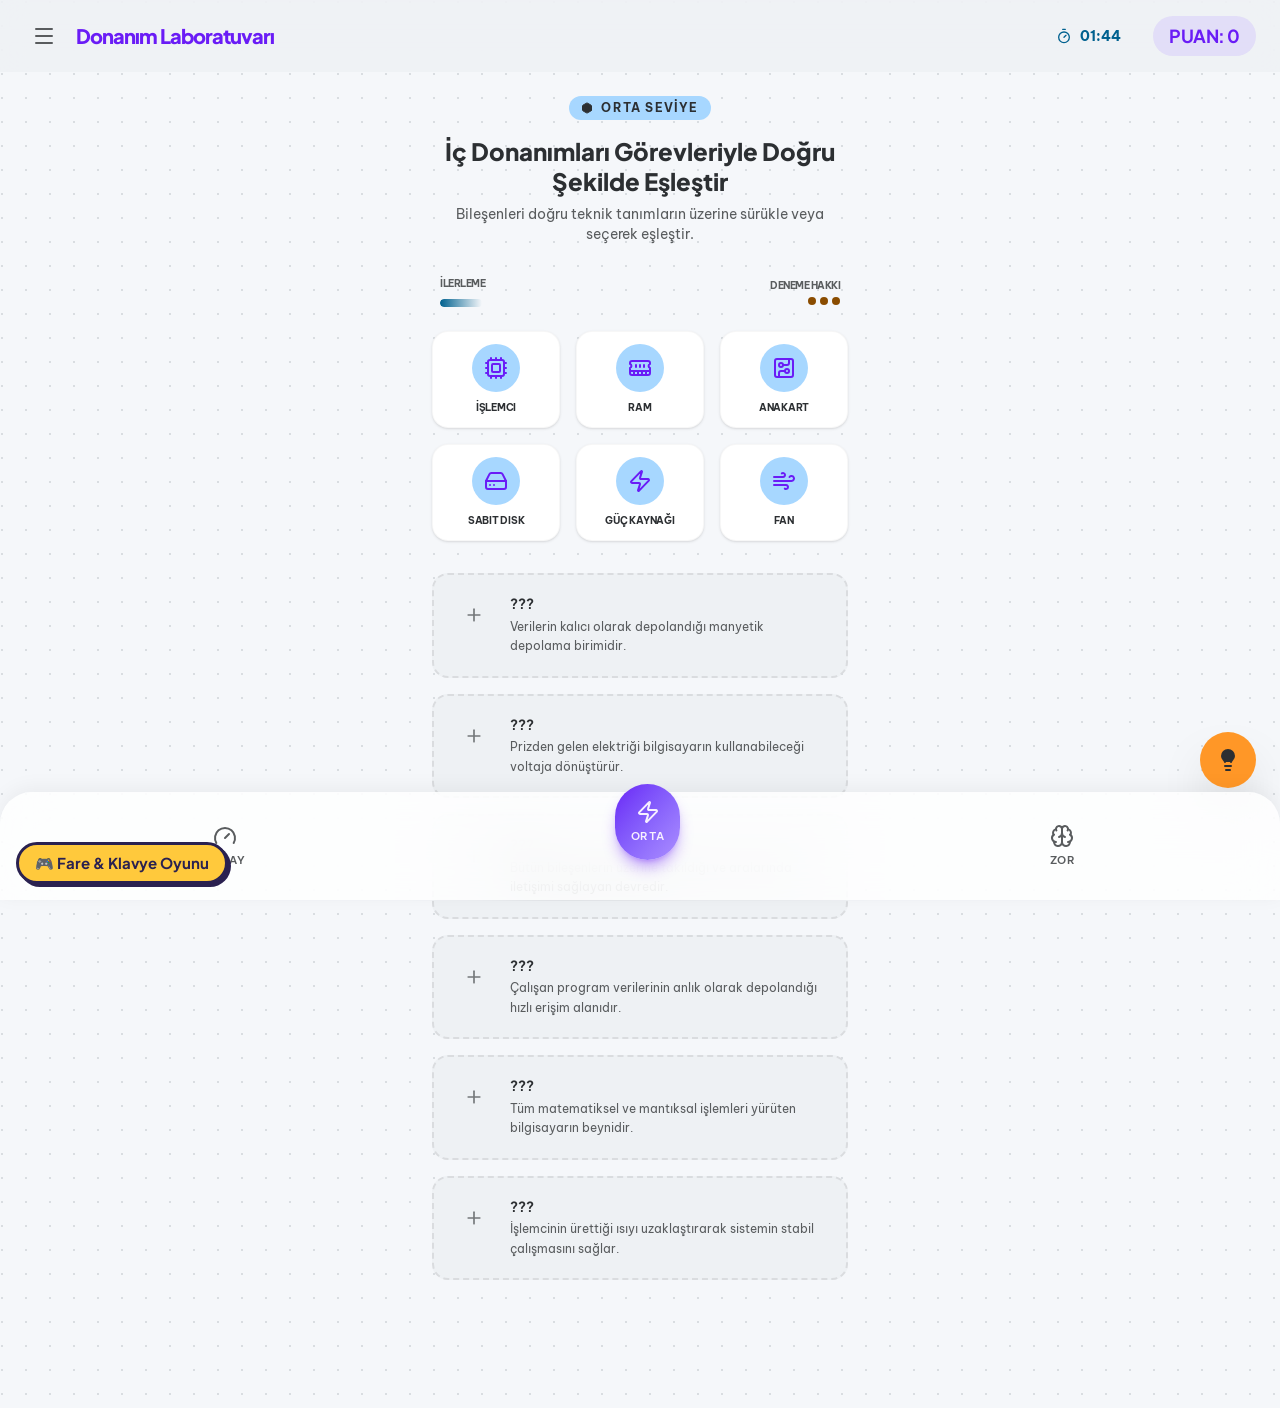
<file: index.html>
<!doctype html>
<html lang="en">
  <head>
    <meta charset="UTF-8" />
    <meta name="viewport" content="width=device-width, initial-scale=1.0" />
    <title>Donanım Laboratuvarı</title>
    <link rel="preconnect" href="https://fonts.googleapis.com">
    <link rel="preconnect" href="https://fonts.gstatic.com" crossorigin>
    <link href="https://fonts.googleapis.com/css2?family=Plus+Jakarta+Sans:wght@400;600;700;800&family=Be+Vietnam+Pro:wght@400;500;600;700&display=swap" rel="stylesheet">
    <script type="module" crossorigin src="/assets/index-CNrLLntG.js"></script>
    <link rel="stylesheet" crossorigin href="/assets/index-QgEQStS1.css">
  </head>
  <body>
    <div id="root"></div>
    <a href="/fare-klavye/" title="Fare & Klavye Macerası" style="position:fixed;left:16px;bottom:16px;z-index:9999;font:700 15px 'Plus Jakarta Sans',sans-serif;background:#ffc93c;color:#2a2150;border:3px solid #2a2150;border-radius:999px;padding:8px 16px;box-shadow:3px 3px 0 #2a2150;text-decoration:none">🎮 Fare &amp; Klavye Oyunu</a>
  </body>
</html>
</file>
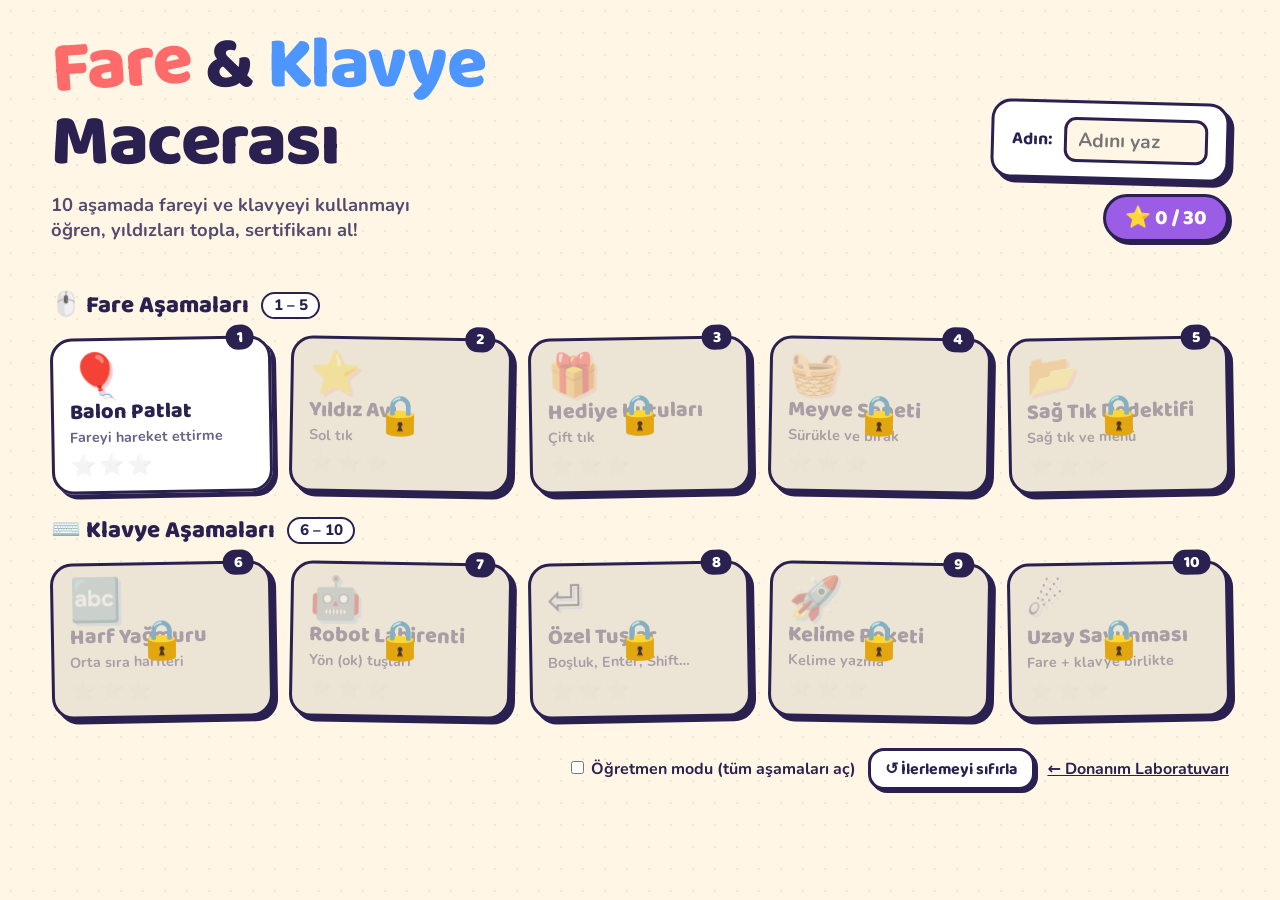
<file: fare-klavye/index.html>
<!doctype html>
<html lang="tr">
<head>
<meta charset="UTF-8" />
<meta name="viewport" content="width=device-width, initial-scale=1.0" />
<title>Fare & Klavye Macerası</title>
<link rel="preconnect" href="https://fonts.googleapis.com">
<link rel="preconnect" href="https://fonts.gstatic.com" crossorigin>
<link href="https://fonts.googleapis.com/css2?family=Baloo+2:wght@500;600;700;800&family=Nunito:wght@500;700;800&display=swap" rel="stylesheet">
<style>
  :root{
    --paper:#fff6e6; --ink:#2a2150; --coral:#ff6b6b; --sun:#ffc93c; --mint:#2ec4b6;
    --sky:#4d96ff; --grape:#9b5de5; --leaf:#5cc96b; --line:3px solid var(--ink);
    --shadow:5px 5px 0 var(--ink);
  }
  *{box-sizing:border-box}
  html,body{margin:0;height:100%}
  body{
    font-family:'Nunito',system-ui,sans-serif;color:var(--ink);background:var(--paper);
    background-image:radial-gradient(#2a215014 1.5px,transparent 1.5px);background-size:22px 22px;
    user-select:none;-webkit-user-select:none;overflow:hidden;
  }
  h1,h2,h3,.display{font-family:'Baloo 2',cursive;margin:0;line-height:1.05}
  button{font:inherit;color:inherit;cursor:pointer}
  .btn{
    font-family:'Baloo 2',cursive;font-weight:700;font-size:1.25rem;padding:.55em 1.2em;
    background:var(--sun);border:var(--line);border-radius:16px;box-shadow:var(--shadow);
    transition:transform .1s,box-shadow .1s;
  }
  .btn:hover{transform:translate(-2px,-2px);box-shadow:7px 7px 0 var(--ink)}
  .btn:active{transform:translate(3px,3px);box-shadow:2px 2px 0 var(--ink)}
  .btn.alt{background:#fff}.btn.go{background:var(--mint)}.btn.sm{font-size:1rem;padding:.35em .9em;box-shadow:3px 3px 0 var(--ink)}
  .screen{position:fixed;inset:0;display:none}
  .screen.on{display:flex}

  /* ---------- MENU ---------- */
  #menu{flex-direction:column;overflow-y:auto;padding:28px clamp(16px,4vw,56px) 40px}
  .hero{display:flex;flex-wrap:wrap;align-items:flex-end;gap:20px 40px;justify-content:space-between;margin-bottom:26px}
  .hero h1{font-size:clamp(2.6rem,6vw,4.6rem);font-weight:800;letter-spacing:-.02em}
  .hero h1 .m{color:var(--coral)} .hero h1 .k{color:var(--sky)}
  .hero h1 span.tilt{display:inline-block;transform:rotate(-4deg)}
  .hero p{font-size:1.15rem;margin:.5em 0 0;max-width:34ch;font-weight:700;opacity:.8}
  .namebox{background:#fff;border:var(--line);border-radius:20px;box-shadow:var(--shadow);padding:14px 18px;display:flex;gap:12px;align-items:center;transform:rotate(1.5deg)}
  .namebox label{font-family:'Baloo 2';font-weight:700;font-size:1.1rem}
  .namebox input{font:700 1.2rem 'Nunito';border:var(--line);border-radius:12px;padding:.35em .6em;width:12ch;background:var(--paper);color:var(--ink);user-select:text}
  .totals{font-family:'Baloo 2';font-weight:800;font-size:1.3rem;background:var(--grape);color:#fff;border:var(--line);border-radius:999px;padding:.2em .9em;box-shadow:3px 3px 0 var(--ink)}
  .section-title{display:flex;align-items:center;gap:12px;margin:18px 0 12px;font-family:'Baloo 2';font-weight:800;font-size:1.5rem}
  .section-title i{font-style:normal;font-size:.95rem;font-family:'Nunito';background:#fff;border:2px solid var(--ink);border-radius:999px;padding:.1em .7em}
  .map{display:grid;grid-template-columns:repeat(auto-fill,minmax(190px,1fr));gap:18px}
  .card{
    position:relative;text-align:left;background:#fff;border:var(--line);border-radius:22px;box-shadow:var(--shadow);
    padding:14px 16px 12px;min-height:150px;display:flex;flex-direction:column;gap:4px;transition:transform .15s;
  }
  .card:nth-child(odd){transform:rotate(-1deg)} .card:nth-child(even){transform:rotate(1deg)}
  .card:not(.locked):hover{transform:translateY(-4px) rotate(0)}
  .card .num{position:absolute;top:-14px;right:14px;font-family:'Baloo 2';font-weight:800;background:var(--ink);color:#fff;border-radius:999px;padding:0 .7em;font-size:1rem}
  .card .ico{font-size:2.6rem;line-height:1}
  .card h3{font-size:1.35rem;font-weight:800}
  .card .skill{font-size:.9rem;font-weight:700;opacity:.7}
  .card .st{margin-top:auto;font-size:1.3rem;letter-spacing:2px}
  .card .st .off{filter:grayscale(1);opacity:.25}
  .card.mouse{background:linear-gradient(#fff,#fff) padding-box}
  .card.mouse .ico{filter:drop-shadow(3px 3px 0 #ff6b6b55)}
  .card.keyboard .ico{filter:drop-shadow(3px 3px 0 #4d96ff55)}
  .card.locked{background:#ece4d4;cursor:not-allowed}
  .card.locked > *:not(.num):not(.lock){opacity:.35}
  .card .lock{position:absolute;inset:0;display:flex;align-items:center;justify-content:center;font-size:2.4rem}
  .card.next{animation:nudge 1.6s ease-in-out infinite}
  @keyframes nudge{50%{transform:translateY(-6px) rotate(0)}}
  .footer{margin-top:30px;display:flex;flex-wrap:wrap;gap:12px;align-items:center;font-weight:700}
  .footer .grow{flex:1}
  .footer a{color:var(--ink)}

  /* ---------- GAME ---------- */
  #game{flex-direction:column;padding:12px clamp(10px,2vw,22px) 16px;gap:12px}
  .hud{display:flex;align-items:center;gap:14px;flex-wrap:wrap}
  .hud .title{font-family:'Baloo 2';font-weight:800;font-size:1.5rem}
  .hud .title small{display:block;font-size:.85rem;font-family:'Nunito';opacity:.7;font-weight:800;text-transform:uppercase;letter-spacing:.08em}
  .hud .grow{flex:1}
  .pill{font-family:'Baloo 2';font-weight:700;font-size:1.15rem;background:#fff;border:var(--line);border-radius:999px;padding:.15em .9em;box-shadow:3px 3px 0 var(--ink);white-space:nowrap}
  .pill.err{background:#ffe0e0}
  .bar{flex:1 1 200px;max-width:380px;height:26px;background:#fff;border:var(--line);border-radius:999px;overflow:hidden;box-shadow:3px 3px 0 var(--ink)}
  .bar > div{height:100%;width:0;background:repeating-linear-gradient(-45deg,var(--leaf) 0 12px,#4fb85d 12px 24px);transition:width .3s}
  .task{font-family:'Baloo 2';font-weight:700;font-size:1.35rem;background:var(--sun);border:var(--line);border-radius:14px;padding:.25em .8em;box-shadow:3px 3px 0 var(--ink);min-height:1.9em}
  .task:empty{display:none}
  #arena{
    position:relative;flex:1;border:var(--line);border-radius:26px;overflow:hidden;box-shadow:var(--shadow);
    background:linear-gradient(#bfe3ff,#e9f6ff 70%,#d4f2d0 70.2%,#c3eabb);
  }
  #arena.space{background:radial-gradient(ellipse at 50% 120%,#5a3fa8,#1d1640 60%,#0e0b24)}
  #arena.space::before{content:"";position:absolute;inset:0;background-image:radial-gradient(#fff 1px,transparent 1.5px),radial-gradient(#fff9 1px,transparent 1.5px);background-size:90px 90px,53px 53px;background-position:0 0,20px 31px;opacity:.7}
  #arena.desk{background:#f4efe6;background-image:linear-gradient(#2a21500d 1px,transparent 1px),linear-gradient(90deg,#2a21500d 1px,transparent 1px);background-size:32px 32px}
  #arena.night{background:linear-gradient(#2b2a6b,#4b3f9a)}
  .sprite{position:absolute;left:0;top:0}

  /* intro / result overlays */
  .overlay{position:absolute;inset:0;display:flex;align-items:center;justify-content:center;background:#2a215066;z-index:50;padding:16px}
  .sheet{background:#fff;border:var(--line);border-radius:28px;box-shadow:8px 8px 0 var(--ink);padding:26px 30px;max-width:520px;width:100%;text-align:center;animation:popin .35s cubic-bezier(.2,1.6,.4,1)}
  @keyframes popin{from{transform:scale(.6);opacity:0}}
  .sheet .big{font-size:4.5rem;line-height:1}
  .sheet h2{font-size:2.2rem;font-weight:800;margin:.15em 0}
  .sheet p{font-size:1.15rem;font-weight:700;margin:.4em 0}
  .sheet .tip{background:var(--paper);border:2px dashed var(--ink);border-radius:14px;padding:.6em .9em;font-size:1rem;text-align:left;margin:14px 0}
  .sheet .row{display:flex;gap:12px;justify-content:center;flex-wrap:wrap;margin-top:18px}
  .stars{font-size:3.4rem;letter-spacing:6px;margin:6px 0}
  .stars span{display:inline-block;animation:starin .5s cubic-bezier(.2,1.8,.4,1) backwards}
  .stars span.off{filter:grayscale(1);opacity:.25}
  .stars span:nth-child(2){animation-delay:.2s}.stars span:nth-child(3){animation-delay:.4s}
  @keyframes starin{from{transform:scale(0) rotate(-90deg)}}
  .stats{display:flex;justify-content:center;gap:14px;font-weight:800}
  .toast{position:absolute;left:50%;top:18px;transform:translateX(-50%);background:var(--ink);color:#fff;font-family:'Baloo 2';font-weight:700;font-size:1.3rem;padding:.3em 1em;border-radius:999px;z-index:40;pointer-events:none;animation:toast 1.6s forwards}
  @keyframes toast{0%{opacity:0;transform:translate(-50%,-10px)}10%,80%{opacity:1;transform:translate(-50%,0)}100%{opacity:0}}
  .float{position:absolute;font-family:'Baloo 2';font-weight:800;font-size:1.8rem;pointer-events:none;z-index:30;animation:floatup .8s forwards;transform:translate(-50%,-50%)}
  .float.good{color:#1f9d55;text-shadow:2px 2px 0 #fff}.float.bad{color:var(--coral);text-shadow:2px 2px 0 #fff}
  @keyframes floatup{to{opacity:0;margin-top:-50px}}
  .shake{animation:shake .35s}
  @keyframes shake{20%,60%{translate:-7px 0}40%,80%{translate:7px 0}}
  .confetti{position:fixed;top:-20px;width:12px;height:18px;z-index:100;pointer-events:none;animation:fall linear forwards;border:2px solid var(--ink)}
  @keyframes fall{to{transform:translateY(110vh) rotate(720deg)}}

  /* L1 balloons */
  .balloon{width:70px;height:86px;border:var(--line);border-radius:50% 50% 46% 46%/55% 55% 45% 45%;background:radial-gradient(circle at 32% 28%,#ffffffb0 0 10%,transparent 11%),var(--c);cursor:crosshair}
  .balloon::after{content:"";position:absolute;left:50%;top:100%;width:2px;height:46px;background:var(--ink);transform:translateX(-50%)}
  .balloon::before{content:"";position:absolute;left:50%;top:calc(100% - 2px);border:7px solid transparent;border-bottom-color:var(--ink);transform:translate(-50%,-6px) rotate(180deg)}
  .balloon.pop{animation:pop .25s forwards}
  @keyframes pop{to{transform:scale(1.7);opacity:0}}
  /* L2 star */
  .star{font-size:var(--s);line-height:1;cursor:pointer;animation:shrink var(--t) linear forwards;filter:drop-shadow(3px 3px 0 var(--ink))}
  @keyframes shrink{0%{transform:scale(0) rotate(-40deg)}10%{transform:scale(1.1)}15%{transform:scale(1)}100%{transform:scale(.15) rotate(30deg);opacity:.5}}
  .star.got{animation:pop .3s forwards}
  /* L3 gifts */
  .gifts{position:absolute;inset:0;display:grid;grid-template-columns:repeat(4,1fr);grid-template-rows:repeat(3,1fr);gap:clamp(10px,2vw,24px);padding:clamp(14px,3vw,36px)}
  .gift{position:relative;border:var(--line);border-radius:20px;background:var(--c);box-shadow:var(--shadow);display:flex;align-items:center;justify-content:center;font-size:clamp(2rem,5vw,3.6rem);cursor:pointer}
  .gift::before{content:"";position:absolute;left:calc(50% - 10px);top:0;bottom:0;width:20px;background:#ffffffb8;border-left:2px solid var(--ink);border-right:2px solid var(--ink)}
  .gift::after{content:"🎀";position:absolute;top:-22px;font-size:2.2rem}
  .gift.open{background:#fff;cursor:default}
  .gift.open::before,.gift.open::after{display:none}
  .gift .in{display:none;animation:popin .4s cubic-bezier(.2,1.6,.4,1)}
  .gift.open .in{display:block}
  /* L4 drag */
  .item{font-size:3.2rem;line-height:1;cursor:grab;touch-action:none;filter:drop-shadow(3px 3px 0 #2a215055);z-index:5}
  .item.dragging{cursor:grabbing;z-index:20;transform:scale(1.25)}
  .item.back{transition:left .35s,top .35s}
  .basket{position:absolute;bottom:16px;width:min(40%,300px);height:150px;border:var(--line);border-radius:16px 16px 40px 40px;box-shadow:var(--shadow);display:flex;flex-direction:column;align-items:center;justify-content:flex-start;padding-top:8px;background:repeating-linear-gradient(90deg,#d9a35f 0 14px,#c98f48 14px 28px)}
  .basket h4{margin:0;font-family:'Baloo 2';font-size:1.4rem;background:#fff;border:2px solid var(--ink);border-radius:999px;padding:0 .8em}
  .basket .got{display:flex;flex-wrap:wrap;justify-content:center;font-size:1.8rem;padding:6px}
  .basket.hot{outline:5px dashed var(--ink);outline-offset:4px}
  /* L5 folders */
  .folders{position:absolute;inset:0;display:grid;grid-template-columns:repeat(3,1fr);gap:20px;padding:30px 40px;align-content:center}
  .folder{display:flex;flex-direction:column;align-items:center;gap:6px;padding:10px;border-radius:16px;cursor:context-menu}
  .folder:hover{background:#4d96ff22}
  .folder .f{font-size:clamp(3rem,7vw,5rem);line-height:1;filter:drop-shadow(3px 3px 0 #2a215044)}
  .folder b{font-family:'Baloo 2';font-size:1.3rem;background:#fff;border:2px solid var(--ink);border-radius:8px;padding:0 .6em}
  .folder.pulse .f{animation:pop2 .5s}
  @keyframes pop2{50%{transform:scale(1.3)}}
  .ctx{position:absolute;z-index:45;background:#fff;border:var(--line);border-radius:12px;box-shadow:var(--shadow);padding:6px;min-width:190px}
  .ctx button{display:flex;gap:10px;align-items:center;width:100%;border:0;background:none;text-align:left;font-weight:800;font-size:1.15rem;padding:.4em .7em;border-radius:8px}
  .ctx button:hover{background:var(--sky);color:#fff}
  /* L6 & L10 falling */
  .bub{width:70px;height:70px;border:var(--line);border-radius:50%;background:radial-gradient(circle at 32% 28%,#fff 0 12%,transparent 13%),var(--c);display:flex;align-items:center;justify-content:center;font-family:'Baloo 2';font-weight:800;font-size:2.4rem;text-transform:none}
  .bub.pop{animation:pop .25s forwards}
  .rock{width:78px;height:78px;border:var(--line);border-radius:44% 56% 50% 50%/52% 44% 56% 48%;background:radial-gradient(circle at 30% 30%,#b7a99a,#7b6c5f);display:flex;align-items:center;justify-content:center;font-family:'Baloo 2';font-weight:800;font-size:2.4rem;color:#fff;text-shadow:2px 2px 0 var(--ink)}
  .rock.click{background:radial-gradient(circle at 30% 30%,#ffb3b3,#ff6b6b);cursor:crosshair;font-size:2rem}
  .rock.boom{animation:pop .3s forwards}
  .ship{position:absolute;bottom:10px;left:50%;transform:translateX(-50%);font-size:3.4rem;z-index:6;filter:drop-shadow(0 0 12px #ffc93c)}
  .laser{position:absolute;height:5px;background:linear-gradient(90deg,#ffc93c,#fff);transform-origin:0 50%;border-radius:4px;z-index:5;animation:fade .25s forwards;box-shadow:0 0 10px #ffc93c}
  @keyframes fade{to{opacity:0}}
  .ground{position:absolute;left:0;right:0;bottom:0;height:8px;background:repeating-linear-gradient(90deg,var(--coral) 0 18px,var(--ink) 18px 36px)}
  /* L7 maze */
  .maze{position:absolute;display:grid;gap:3px}
  .cell{border-radius:8px;display:flex;align-items:center;justify-content:center}
  .cell.w{background:var(--grape);border:2px solid var(--ink)}
  .cell.p{background:#ffffff1c}
  .robot,.goal{position:absolute;display:flex;align-items:center;justify-content:center;transition:left .12s,top .12s;z-index:3}
  /* keyboard visual */
  .kb{position:absolute;left:50%;bottom:14px;transform:translateX(-50%);background:#3a3166;border:var(--line);border-radius:16px;padding:8px;display:flex;flex-direction:column;gap:5px;box-shadow:var(--shadow);width:min(96%,760px);z-index:8}
  .kb .r{display:flex;gap:5px}
  .kb .key{flex:var(--w,1) 1 0;height:clamp(24px,4.4vh,40px);background:#f3eefc;border:2px solid var(--ink);border-radius:7px;display:flex;align-items:center;justify-content:center;font-weight:800;font-size:clamp(.65rem,1.5vw,1rem);box-shadow:0 3px 0 #1a1438;white-space:nowrap;overflow:hidden;transition:background .1s}
  .kb .key.hl{background:var(--sun);animation:glow 1s infinite}
  .kb .key.ok{background:var(--leaf)}.kb .key.no{background:var(--coral)}
  .kb .key.bump{text-decoration:underline 3px}
  @keyframes glow{50%{box-shadow:0 0 0 4px #ffc93caa,0 3px 0 #1a1438}}
  .kb.compact .key{height:clamp(20px,3.4vh,30px)}
  /* L8 big key */
  .bigkey{position:absolute;left:50%;top:30%;transform:translate(-50%,-50%);background:#f3eefc;border:4px solid var(--ink);border-radius:22px;box-shadow:0 10px 0 var(--ink);padding:.3em 1.2em;font-family:'Baloo 2';font-weight:800;font-size:clamp(2.4rem,7vw,4.4rem);white-space:nowrap}
  .bigkey small{display:block;font-size:1.1rem;font-family:'Nunito';text-align:center;opacity:.7}
  .bigkey.press{animation:press .2s}
  @keyframes press{50%{transform:translate(-50%,-44%);box-shadow:0 3px 0 var(--ink)}}
  /* L9 words */
  .word{position:absolute;left:50%;top:26%;transform:translate(-50%,-50%);display:flex;gap:6px}
  .word span{font-family:'Baloo 2';font-weight:800;font-size:clamp(2.4rem,7vw,4.6rem);width:1.1em;text-align:center;background:#fff;border:var(--line);border-radius:12px;box-shadow:0 5px 0 var(--ink);line-height:1.3}
  .word span.done{background:var(--leaf);color:#fff}
  .word span.cur{background:var(--sun);transform:translateY(-6px)}
  .rocket{position:absolute;left:8%;font-size:3.6rem;transition:bottom .5s cubic-bezier(.3,1.5,.5,1);z-index:2}
  .moon{position:absolute;left:calc(8% - 4px);top:12px;font-size:3.6rem}
  /* certificate */
  #cert{align-items:center;justify-content:center;padding:20px;overflow:auto}
  .certbox{background:#fff;border:6px double var(--ink);outline:var(--line);outline-offset:8px;border-radius:12px;max-width:760px;width:100%;padding:40px;text-align:center;box-shadow:12px 12px 0 var(--ink)}
  .certbox h1{font-size:clamp(2rem,5vw,3.2rem);font-weight:800;color:var(--grape)}
  .certbox .nm{font-family:'Baloo 2';font-weight:800;font-size:clamp(2.2rem,6vw,3.8rem);border-bottom:4px dotted var(--ink);display:inline-block;padding:0 .5em;margin:.3em 0}
  .certbox p{font-size:1.2rem;font-weight:700}
  @media print{body{background:#fff}.noprint{display:none!important}.certbox{box-shadow:none}}
  @media (max-height:640px){.kb{display:none}}
</style>
</head>
<body>

<!-- MENU -->
<section id="menu" class="screen on">
  <div class="hero">
    <div>
      <h1><span class="tilt m">Fare</span> &amp; <span class="k">Klavye</span><br>Macerası</h1>
      <p>10 aşamada fareyi ve klavyeyi kullanmayı öğren, yıldızları topla, sertifikanı al!</p>
    </div>
    <div style="display:flex;flex-direction:column;gap:14px;align-items:flex-end">
      <div class="namebox"><label for="nm">Adın:</label><input id="nm" maxlength="24" placeholder="Adını yaz" autocomplete="off"></div>
      <div class="totals" id="totals">⭐ 0 / 30</div>
    </div>
  </div>
  <div class="section-title">🖱️ Fare Aşamaları <i>1 – 5</i></div>
  <div class="map" id="mapMouse"></div>
  <div class="section-title">⌨️ Klavye Aşamaları <i>6 – 10</i></div>
  <div class="map" id="mapKey"></div>
  <div class="footer">
    <button class="btn sm go" id="certBtn" hidden>🏅 Sertifikamı Göster</button>
    <span class="grow"></span>
    <label><input type="checkbox" id="teacher"> Öğretmen modu (tüm aşamaları aç)</label>
    <button class="btn sm alt" id="resetBtn">↺ İlerlemeyi sıfırla</button>
    <a href="/">← Donanım Laboratuvarı</a>
  </div>
</section>

<!-- GAME -->
<section id="game" class="screen">
  <div class="hud">
    <button class="btn sm alt" id="backBtn">← Harita</button>
    <div class="title" id="hudTitle"></div>
    <span class="grow"></span>
    <div class="bar"><div id="bar"></div></div>
    <div class="pill" id="hudProg">0 / 0</div>
    <div class="pill err" id="hudMiss">✗ 0</div>
    <div class="pill" id="hudTime">⏱ 0 sn</div>
  </div>
  <div class="task" id="task"></div>
  <div id="arena"></div>
</section>

<!-- CERTIFICATE -->
<section id="cert" class="screen">
  <div>
    <div class="certbox">
      <div style="font-size:3.4rem">🏅</div>
      <h1>Fare ve Klavye Ustası</h1>
      <p>Bu sertifika</p>
      <div class="nm" id="certName"></div>
      <p>adlı öğrencinin <b>Fare &amp; Klavye Macerası</b>'nın 10 aşamasını<br>başarıyla tamamladığını gösterir.</p>
      <p style="font-size:2rem" id="certStars"></p>
      <p id="certDate" style="opacity:.7"></p>
    </div>
    <div class="noprint" style="display:flex;gap:14px;justify-content:center;margin-top:28px">
      <button class="btn" onclick="print()">🖨️ Yazdır</button>
      <button class="btn alt" id="certBack">← Harita</button>
    </div>
  </div>
</section>

<script>
/* ================= core helpers ================= */
const $ = s => document.querySelector(s);
const rand = (a, b) => a + Math.random() * (b - a);
const pick = a => a[Math.floor(Math.random() * a.length)];
const shuffle = a => { a = [...a]; for (let i = a.length - 1; i > 0; i--) { const j = Math.floor(Math.random() * (i + 1)); [a[i], a[j]] = [a[j], a[i]]; } return a; };
const el = (tag, cls, html) => { const e = document.createElement(tag); if (cls) e.className = cls; if (html != null) e.innerHTML = html; return e; };
const lower = k => k.length === 1 ? k.toLocaleLowerCase('tr') : k;
const COLORS = ['#ff6b6b', '#ffc93c', '#2ec4b6', '#4d96ff', '#9b5de5', '#5cc96b', '#ff9f43'];

let audio;
function tone(freq, dur = .12, type = 'sine', vol = .15) {
  try {
    audio = audio || new (window.AudioContext || window.webkitAudioContext)();
    const o = audio.createOscillator(), g = audio.createGain();
    o.type = type; o.frequency.value = freq; g.gain.value = vol;
    g.gain.exponentialRampToValueAtTime(.001, audio.currentTime + dur);
    o.connect(g).connect(audio.destination); o.start(); o.stop(audio.currentTime + dur);
  } catch (e) {}
}
const sfx = {
  good: () => { tone(660, .1, 'triangle'); setTimeout(() => tone(990, .12, 'triangle'), 70); },
  bad: () => tone(160, .2, 'sawtooth', .08),
  win: () => [523, 659, 784, 1046].forEach((f, i) => setTimeout(() => tone(f, .25, 'triangle'), i * 130)),
};

function confetti() {
  for (let i = 0; i < 70; i++) {
    const c = el('div', 'confetti');
    c.style.left = rand(0, 100) + 'vw';
    c.style.background = pick(COLORS);
    c.style.animationDuration = rand(1.8, 3.6) + 's';
    c.style.animationDelay = rand(0, .6) + 's';
    document.body.append(c);
    setTimeout(() => c.remove(), 4500);
  }
}

/* ================= on-screen keyboard (Türkçe Q) ================= */
const KB_ROWS = [
  [['Escape', 'Esc', 1.2], '1', '2', '3', '4', '5', '6', '7', '8', '9', '0', '*', '-', ['Backspace', '⌫ Geri Sil', 2.2]],
  [['Tab', '⇥ Tab', 1.6], 'q', 'w', 'e', 'r', 't', 'y', 'u', 'ı', 'o', 'p', 'ğ', 'ü', ['Enter', '↵ Enter', 1.6]],
  [['CapsLock', 'Caps', 1.9], 'a', 's', 'd', 'f', 'g', 'h', 'j', 'k', 'l', 'ş', 'i', ',', ['Enter2', '', 1.3]],
  [['Shift', '⇧ Shift', 1.5], '<', 'z', 'x', 'c', 'v', 'b', 'n', 'm', 'ö', 'ç', '.', ['Shift', '⇧ Shift', 2.6]],
  [['Control', 'Ctrl', 1.4], ['Meta', '⊞', 1.2], ['Alt', 'Alt', 1.2], [' ', 'Boşluk', 7], ['AltGraph', 'AltGr', 1.3], ['Control', 'Ctrl', 1.4]],
];
function makeKeyboard(compact) {
  const kb = el('div', 'kb' + (compact ? ' compact' : ''));
  for (const row of KB_ROWS) {
    const r = el('div', 'r');
    for (const k of row) {
      const [id, label, w] = Array.isArray(k) ? k : [k, k.toLocaleUpperCase('tr'), 1];
      const key = el('div', 'key', label);
      key.dataset.k = id === 'Enter2' ? 'Enter' : id;
      key.style.setProperty('--w', w);
      if (id === 'f' || id === 'j') key.classList.add('bump');
      r.append(key);
    }
    kb.append(r);
  }
  const keys = id => kb.querySelectorAll(`[data-k="${CSS.escape(id)}"]`);
  kb.highlight = id => { kb.querySelectorAll('.hl').forEach(k => k.classList.remove('hl')); if (id) keys(id).forEach(k => k.classList.add('hl')); };
  kb.flash = (id, ok) => keys(id).forEach(k => { const c = ok ? 'ok' : 'no'; k.classList.add(c); setTimeout(() => k.classList.remove(c), 220); });
  return kb;
}

/* ================= levels ================= */
const LEVELS = [
  {
    id: 'balon', icon: '🎈', title: 'Balon Patlat', skill: 'Fareyi hareket ettirme', type: 'mouse',
    intro: 'Balonlar uçup gidiyor! Fare imlecini balonların <b>üzerine getir</b>, balon patlasın. Tıklamana gerek yok.',
    tip: '🖐️ Fareyi avucunla nazikçe tut. Bileğini masada kaydır, fareyi kaldırma.',
    s3: 1, s2: 4,
    start(api) {
      const total = 15; let spawned = 0, resolved = 0, popped = 0; const list = [];
      api.progress(0, total);
      const spawn = () => {
        if (spawned >= total) return; spawned++;
        const r = api.rect(), b = el('div', 'sprite balloon');
        b.style.setProperty('--c', pick(COLORS));
        const o = { e: b, x: rand(20, r.width - 90), y: r.height + 10, v: rand(55, 85) + spawned * 2.5, alive: true };
        b.style.left = o.x + 'px';
        b.addEventListener('pointerenter', () => {
          if (!o.alive) return; o.alive = false; b.classList.add('pop');
          api.hit(o.x + 35, o.y + 40); api.progress(++popped, total); setTimeout(() => b.remove(), 260); done();
        });
        api.arena.append(b); list.push(o);
      };
      const done = () => { if (++resolved >= total) api.finish(); };
      spawn(); api.every(1150, spawn);
      api.loop(dt => {
        for (const o of list) if (o.alive) {
          o.y -= o.v * dt; o.e.style.top = o.y + 'px';
          if (o.y < -150) { o.alive = false; o.e.remove(); api.miss(o.x + 35, 30, 'Kaçtı!'); done(); }
        }
      });
    }
  },
  {
    id: 'yildiz', icon: '⭐', title: 'Yıldız Avı', skill: 'Sol tık', type: 'mouse',
    intro: 'Yıldızlar ekranda beliriyor ve küçülüyor. Kaybolmadan önce yıldızın üzerine gel ve farenin <b>sol tuşuna bir kez</b> tıkla!',
    tip: '☝️ İşaret parmağın sol tuşun, orta parmağın sağ tuşun üzerinde dursun.',
    s3: 2, s2: 5,
    start(api) {
      const total = 15; let n = 0, got = 0;
      api.progress(0, total);
      api.arena.addEventListener('pointerdown', e => { if (e.target === api.arena && e.button === 0) { const p = api.local(e); api.miss(p.x, p.y, 'Boşa!'); } });
      const next = () => {
        if (n >= total) return api.finish();
        n++;
        const r = api.rect(), size = Math.max(46, 100 - n * 3.5), t = Math.max(1.6, 3 - n * .08);
        const s = el('div', 'sprite star', '⭐');
        s.style.setProperty('--s', size + 'px'); s.style.setProperty('--t', t + 's');
        const x = rand(10, r.width - size - 10), y = rand(10, r.height - size - 10);
        s.style.left = x + 'px'; s.style.top = y + 'px';
        let live = true;
        s.addEventListener('pointerdown', e => {
          if (!live || e.button !== 0) return; live = false; s.classList.add('got');
          api.hit(x + size / 2, y + size / 2); api.progress(++got, total);
          setTimeout(() => { s.remove(); next(); }, 250);
        });
        s.addEventListener('animationend', () => {
          if (!live) return; live = false; s.remove(); api.miss(x + size / 2, y + size / 2, 'Kaçtı!'); next();
        });
        api.arena.append(s);
      };
      next();
    }
  },
  {
    id: 'hediye', icon: '🎁', title: 'Hediye Kutuları', skill: 'Çift tık', type: 'mouse',
    intro: 'Kutuların içinde sürprizler var! Bir kutuyu açmak için sol tuşa <b>iki kez hızlıca</b> tıkla: tık-tık!',
    tip: '⚡ Çift tıklarken fareyi oynatma. İki tık arasında çok bekleme.',
    s3: 2, s2: 6,
    start(api) {
      const prizes = shuffle(['🐶', '🐱', '🦄', '🚀', '🍦', '⚽', '🎸', '🐼', '🦊', '🍕', '🎨', '🐢']);
      const grid = el('div', 'gifts'); api.arena.append(grid); api.arena.classList.add('desk');
      let opened = 0; api.progress(0, 12);
      prizes.forEach((p, i) => {
        const g = el('div', 'gift', `<span class="in">${p}</span>`);
        g.style.setProperty('--c', COLORS[i % COLORS.length]);
        let t;
        g.addEventListener('click', e => {
          if (g.classList.contains('open')) return;
          clearTimeout(t);
          t = setTimeout(() => {
            if (g.classList.contains('open')) return;
            const p = api.local(e); api.miss(p.x, p.y, 'Tık-tık!'); api.shake(g);
          }, 480);
          api.track(t);
        });
        g.addEventListener('dblclick', e => {
          clearTimeout(t);
          if (g.classList.contains('open')) return;
          g.classList.add('open'); const p = api.local(e); api.hit(p.x, p.y);
          api.progress(++opened, 12); if (opened === 12) api.after(500, api.finish);
        });
        grid.append(g);
      });
    }
  },
  {
    id: 'sepet', icon: '🧺', title: 'Meyve Sepeti', skill: 'Sürükle ve bırak', type: 'mouse',
    intro: 'Meyveleri <b>Meyveler</b> sepetine, sebzeleri <b>Sebzeler</b> sepetine taşı. Sol tuşa <b>basılı tut</b>, sürükle, sepetin üstünde bırak.',
    tip: '✊ Tuşu bırakmadan fareyi kaydır. Sepetin üstüne gelince tuşu bırak.',
    s3: 1, s2: 3,
    start(api) {
      const fruits = ['🍎', '🍌', '🍇', '🍓', '🍉', '🍐'], veg = ['🥕', '🥦', '🌽', '🍆', '🥒', '🫑'];
      const items = shuffle([...shuffle(fruits).slice(0, 5).map(e => [e, 'f']), ...shuffle(veg).slice(0, 5).map(e => [e, 'v'])]);
      const bF = el('div', 'basket', '<h4>🍎 Meyveler</h4><div class="got"></div>');
      const bV = el('div', 'basket', '<h4>🥕 Sebzeler</h4><div class="got"></div>');
      bF.style.left = '6%'; bV.style.right = '6%';
      api.arena.append(bF, bV);
      const r = api.rect(); let placed = 0; api.progress(0, 10);
      const cols = 5, cw = (r.width - 80) / cols, rowsH = Math.max(120, r.height - 220);
      items.forEach(([emo, kind], i) => {
        const it = el('div', 'sprite item', emo);
        const hx = 40 + (i % cols) * cw + rand(0, cw - 70), hy = 20 + Math.floor(i / cols) * (rowsH / 2) + rand(0, rowsH / 2 - 70);
        it.style.left = hx + 'px'; it.style.top = hy + 'px';
        let ox, oy, drag = false;
        const over = e => [bF, bV].find(b => { const q = b.getBoundingClientRect(); return e.clientX > q.left && e.clientX < q.right && e.clientY > q.top && e.clientY < q.bottom; });
        it.addEventListener('pointerdown', e => {
          if (e.button !== 0) return;
          drag = true; it.setPointerCapture(e.pointerId); it.classList.remove('back'); it.classList.add('dragging');
          const p = api.local(e); ox = p.x - parseFloat(it.style.left); oy = p.y - parseFloat(it.style.top);
        });
        it.addEventListener('pointermove', e => {
          if (!drag) return; const p = api.local(e);
          it.style.left = (p.x - ox) + 'px'; it.style.top = (p.y - oy) + 'px';
          const b = over(e); [bF, bV].forEach(x => x.classList.toggle('hot', x === b));
        });
        const drop = e => {
          if (!drag) return; drag = false; it.classList.remove('dragging'); [bF, bV].forEach(x => x.classList.remove('hot'));
          const b = over(e), p = api.local(e);
          const back = () => { it.classList.add('back'); it.style.left = hx + 'px'; it.style.top = hy + 'px'; };
          if (!b) return back();
          if ((b === bF) === (kind === 'f')) {
            api.hit(p.x, p.y); it.remove(); b.querySelector('.got').append(emo);
            api.progress(++placed, 10); if (placed === 10) api.after(500, api.finish);
          } else { api.miss(p.x, p.y, kind === 'f' ? 'Bu bir meyve!' : 'Bu bir sebze!'); api.shake(b); back(); }
        };
        it.addEventListener('pointerup', drop); it.addEventListener('pointercancel', drop);
        api.arena.append(it);
      });
    }
  },
  {
    id: 'sagtik', icon: '📂', title: 'Sağ Tık Dedektifi', skill: 'Sağ tık ve menü', type: 'mouse',
    intro: 'Bilgisayardaki klasörlerle çalışıyoruz. Yukarıdaki görevi oku, doğru klasöre <b>sağ tıkla</b> ve açılan menüden doğru komutu seç.',
    tip: '🖱️ Sağ tık, bir şeyle neler yapabileceğini gösteren menüyü açar.',
    s3: 1, s2: 3,
    start(api) {
      api.arena.classList.add('desk');
      const names = [['Resimler', '🖼️'], ['Müzik', '🎵'], ['Oyunlar', '🎮'], ['Ödevler', '📚'], ['Videolar', '🎬'], ['Belgeler', '📄']];
      const acts = [['Aç', '📂'], ['Kopyala', '📋'], ['Yeniden Adlandır', '✏️'], ['Sil', '🗑️']];
      const tasks = shuffle(names).slice(0, 6).map((n, i) => [n[0], acts[i % 4][0]]);
      const box = el('div', 'folders'); api.arena.append(box);
      let k = 0, menu;
      const closeMenu = () => { menu && menu.remove(); menu = null; };
      const showTask = () => {
        if (k >= tasks.length) return api.finish();
        const [n, a] = tasks[k]; api.task(`Görev ${k + 1}/6: <u>${n}</u> klasörüne sağ tıkla → <u>${a}</u> komutunu seç`);
      };
      api.progress(0, 6); showTask();
      api.arena.addEventListener('contextmenu', e => e.preventDefault());
      api.arena.addEventListener('pointerdown', e => { if (menu && !menu.contains(e.target)) closeMenu(); });
      names.forEach(([n, ic]) => {
        const f = el('div', 'folder', `<div class="f">📁</div><b>${ic} ${n}</b>`);
        f.addEventListener('click', e => { const p = api.local(e); api.miss(p.x, p.y, 'Sağ tuşu kullan!'); api.shake(f); });
        f.addEventListener('contextmenu', e => {
          e.preventDefault(); closeMenu();
          const p = api.local(e), r = api.rect();
          menu = el('div', 'ctx');
          menu.style.left = Math.min(p.x, r.width - 210) + 'px'; menu.style.top = Math.min(p.y, r.height - 200) + 'px';
          acts.forEach(([a, ai]) => {
            const b = el('button', '', `<span>${ai}</span>${a}`);
            b.addEventListener('click', ev => {
              ev.stopPropagation(); closeMenu();
              const [tn, ta] = tasks[k], q = api.local(ev);
              if (tn === n && ta === a) {
                api.hit(q.x, q.y); f.classList.remove('pulse'); void f.offsetWidth; f.classList.add('pulse');
                api.toast({ 'Aç': `${n} klasörü açıldı!`, 'Kopyala': `${n} kopyalandı!`, 'Yeniden Adlandır': 'Yeni ad verildi!', 'Sil': `${n} geri dönüşüm kutusuna gitti… şaka şaka 😄` }[a]);
                k++; api.progress(k, 6); api.after(700, showTask);
              } else api.miss(q.x, q.y, tn !== n ? 'Yanlış klasör' : 'Yanlış komut');
            });
            menu.append(b);
          });
          api.arena.append(menu);
        });
        box.append(f);
      });
    }
  },
  {
    id: 'harf', icon: '🔤', title: 'Harf Yağmuru', skill: 'Orta sıra harfleri', type: 'keyboard',
    intro: 'Harfler yağıyor! Yere düşmeden önce klavyede <b>o harfin tuşuna</b> bas. Bu aşamada klavyenin orta sırasındaki harfler var.',
    tip: '👆 İşaret parmaklarını <b>F</b> ve <b>J</b> tuşlarına koy. Bu tuşlardaki küçük çıkıntıları hissedebilirsin!',
    s3: 2, s2: 6,
    start(api) {
      api.arena.classList.add('night');
      const kb = makeKeyboard(true); api.arena.append(kb);
      const letters = ['a', 's', 'd', 'f', 'g', 'h', 'j', 'k', 'l', 'ş', 'i'];
      const total = 20; let spawned = 0, resolved = 0, got = 0; const list = [];
      api.progress(0, total);
      const floor = () => api.rect().height - (kb.offsetParent ? kb.offsetHeight + 24 : 0) - 70;
      const done = () => { if (++resolved >= total) api.after(400, api.finish); };
      const spawn = () => {
        if (spawned >= total) return; spawned++;
        const ch = pick(letters), b = el('div', 'sprite bub', ch.toLocaleUpperCase('tr'));
        b.style.setProperty('--c', pick(COLORS));
        const o = { e: b, ch, x: rand(10, api.rect().width - 80), y: -70, v: 38 + spawned * 2.2, alive: true };
        b.style.left = o.x + 'px'; api.arena.append(b); list.push(o);
      };
      spawn(); api.every(1700, spawn);
      api.loop(dt => {
        const fl = floor(); let low = null;
        for (const o of list) if (o.alive) {
          o.y += o.v * dt; o.e.style.top = o.y + 'px';
          if (o.y > fl) { o.alive = false; o.e.classList.add('pop'); api.miss(o.x + 35, fl, 'Düştü!'); done(); }
          else if (!low || o.y > low.y) low = o;
        }
        kb.highlight(low && low.ch);
      });
      api.onKey(e => {
        const k = lower(e.key); if (k.length !== 1 || k === ' ') return;
        const target = list.filter(o => o.alive && o.ch === k).sort((a, b) => b.y - a.y)[0];
        if (target) { target.alive = false; target.e.classList.add('pop'); kb.flash(k, true); api.hit(target.x + 35, target.y + 35); api.progress(++got, total); done(); }
        else { kb.flash(k, false); api.miss(api.rect().width / 2, 60, `"${k.toLocaleUpperCase('tr')}" yağmıyor`); }
      });
    }
  },
  {
    id: 'robot', icon: '🤖', title: 'Robot Labirenti', skill: 'Yön (ok) tuşları', type: 'keyboard',
    intro: 'Robotun pili bitmek üzere! <b>Yön tuşlarını</b> (← ↑ → ↓) kullanarak robotu 🔋 pile ulaştır. Duvarlara çarpma!',
    tip: '⬆️ Yön tuşları klavyenin sağ alt köşesinde, ters T şeklinde durur.',
    s3: 2, s2: 6,
    start(api) {
      api.arena.classList.add('night');
      const MAZES = [
        ['###########', '#R..#.....#', '#.#.#.###.#', '#.#...#...#', '#.#####.#.#', '#.......#G#', '###########'],
        ['#############', '#R....#.....#', '####.##.###.#', '#....#..#...#', '#.####.##.###', '#......#....#', '#.######.##.#', '#........#.G#', '#############'],
        ['###############', '#R..#.....#...#', '#.#.#.###.#.#.#', '#.#...#...#.#.#', '#.#####.#.#.#.#', '#...#...#...#.#', '###.#.###.###.#', '#.....#......G#', '###############'],
      ];
      let mi = 0, m, pos, robot, cs, gx, gy;
      api.progress(0, 3);
      const place = (e, x, y) => { e.style.left = gx + x * (cs + 3) + 'px'; e.style.top = gy + y * (cs + 3) + 'px'; };
      const build = () => {
        api.arena.querySelectorAll('.maze,.robot,.goal').forEach(e => e.remove());
        m = MAZES[mi]; const W = m[0].length, H = m.length, r = api.rect();
        cs = Math.floor(Math.min((r.width - 40) / W, (r.height - 40) / H)) - 3;
        gx = (r.width - W * (cs + 3)) / 2; gy = (r.height - H * (cs + 3)) / 2;
        const g = el('div', 'maze'); g.style.left = gx + 'px'; g.style.top = gy + 'px';
        g.style.gridTemplateColumns = `repeat(${W},${cs}px)`; g.style.gridAutoRows = cs + 'px';
        let goal;
        m.forEach((row, y) => [...row].forEach((c, x) => {
          g.append(el('div', 'cell ' + (c === '#' ? 'w' : 'p')));
          if (c === 'R') pos = { x, y }; if (c === 'G') goal = { x, y };
        }));
        api.arena.append(g);
        const ge = el('div', 'goal', '🔋'); ge.style.width = ge.style.height = cs + 'px'; ge.style.fontSize = cs * .75 + 'px'; place(ge, goal.x, goal.y);
        robot = el('div', 'robot', '🤖'); robot.style.width = robot.style.height = cs + 'px'; robot.style.fontSize = cs * .8 + 'px'; place(robot, pos.x, pos.y);
        api.arena.append(ge, robot);
        api.task(`Labirent ${mi + 1} / 3`);
      };
      build();
      const DIR = { ArrowUp: [0, -1], ArrowDown: [0, 1], ArrowLeft: [-1, 0], ArrowRight: [1, 0] };
      let busy = false;
      api.onKey(e => {
        if (busy) return;
        const d = DIR[e.key];
        if (!d) { if (e.key.length === 1) api.toast('Yön tuşlarını kullan: ← ↑ → ↓'); return; }
        const nx = pos.x + d[0], ny = pos.y + d[1], c = m[ny][nx];
        if (c === '#') { api.miss(gx + nx * (cs + 3) + cs / 2, gy + ny * (cs + 3) + cs / 2, 'Duvar!'); api.shake(robot); return; }
        pos = { x: nx, y: ny }; place(robot, nx, ny); tone(420 + Math.random() * 60, .05, 'square', .04);
        if (c === 'G') {
          busy = true; api.hit(gx + nx * (cs + 3) + cs / 2, gy + ny * (cs + 3)); api.progress(++mi, 3);
          api.after(600, () => { busy = false; if (mi >= 3) api.finish(); else build(); });
        }
      }, true);
    }
  },
  {
    id: 'ozel', icon: '⏎', title: 'Özel Tuşlar', skill: 'Boşluk, Enter, Shift…', type: 'keyboard',
    intro: 'Klavyede harflerden başka çok önemli tuşlar da var. Ekranda adı yazan tuşu klavyende bul ve <b>bas</b>. Aşağıdaki klavye resmi sana ipucu verir.',
    tip: '💡 Boşluk en uzun tuştur. Enter "tamam/onayla", Geri Sil "son harfi sil" demektir.',
    s3: 1, s2: 4,
    start(api) {
      const kb = makeKeyboard(); api.arena.append(kb);
      const KEYS = [
        { k: ' ', l: 'Boşluk', d: 'Kelimelerin arasına boşluk koyar' },
        { k: 'Enter', l: '↵ Enter', d: 'Onaylar ya da alt satıra geçer' },
        { k: 'Backspace', l: '⌫ Geri Sil', d: 'İmlecin solundaki harfi siler' },
        { k: 'Shift', l: '⇧ Shift', d: 'Basılı tutunca BÜYÜK harf yazar' },
        { k: 'Tab', l: '⇥ Tab', d: 'Bir sonraki kutuya geçer' },
        { k: 'Escape', l: 'Esc', d: 'İptal eder, pencereyi kapatır' },
      ];
      const seq = [...shuffle(KEYS), ...shuffle(KEYS)];
      const big = el('div', 'bigkey'); api.arena.append(big);
      let i = 0; api.progress(0, seq.length);
      const show = () => {
        const q = seq[i]; big.innerHTML = `${q.l}<small>${q.d}</small>`;
        kb.highlight(i < 6 ? q.k : null);
        api.task(i < 6 ? 'Sarı yanan tuşa bas!' : 'Şimdi ipucu yok — tuşu kendin bul!');
      };
      show();
      api.onKey(e => {
        const q = seq[i], k = e.key === 'Spacebar' ? ' ' : e.key;
        if (k === q.k) {
          kb.flash(k, true); big.classList.remove('press'); void big.offsetWidth; big.classList.add('press');
          const r = api.rect(); api.hit(r.width / 2, r.height * .3 - 60); api.progress(++i, seq.length);
          if (i >= seq.length) api.after(400, api.finish); else show();
        } else { kb.flash(lower(k), false); const r = api.rect(); api.miss(r.width / 2, r.height * .3 - 60, 'O değil!'); }
      }, true);
    }
  },
  {
    id: 'kelime', icon: '🚀', title: 'Kelime Roketi', skill: 'Kelime yazma', type: 'keyboard',
    intro: 'Ekrandaki kelimeleri harf harf yaz. Her doğru kelime roketi Ay\'a biraz daha yaklaştırır! Türkçe harflere (ç, ğ, ı, ö, ş, ü) dikkat et.',
    tip: '🔎 Sarı kutudaki harf sıradaki harftir. Klavye resminde de yanar.',
    s3: 2, s2: 6,
    start(api) {
      api.arena.classList.add('space');
      const kb = makeKeyboard(true); api.arena.append(kb);
      const words = shuffle(['fare', 'ekran', 'kasa', 'tuş', 'yazıcı', 'çanta', 'kitap', 'güneş', 'öğretmen', 'okul', 'çiçek', 'bilgi', 'müzik', 'kalem']).slice(0, 10);
      const moon = el('div', 'moon', '🌕'), rocket = el('div', 'rocket', '🚀'), w = el('div', 'word');
      api.arena.append(moon, rocket, w);
      let wi = 0, ci = 0;
      const lift = () => {
        const h = api.rect().height, base = kb.offsetParent ? kb.offsetHeight + 24 : 16;
        rocket.style.bottom = base + (h - base - 150) * (wi / words.length) + 'px';
      };
      const render = () => {
        const word = words[wi];
        w.innerHTML = [...word].map((c, i) => `<span class="${i < ci ? 'done' : i === ci ? 'cur' : ''}">${c.toLocaleUpperCase('tr')}</span>`).join('');
        kb.highlight(word[ci]);
      };
      api.progress(0, words.length); render(); lift();
      api.onKey(e => {
        const k = lower(e.key); if (k.length !== 1 || k === ' ') return;
        const word = words[wi], r = api.rect();
        if (k === word[ci]) {
          kb.flash(k, true); tone(500 + ci * 60, .06, 'triangle', .07); ci++;
          if (ci >= word.length) {
            api.hit(r.width / 2, r.height * .26 - 50); wi++; ci = 0; api.progress(wi, words.length); lift();
            if (wi >= words.length) { w.innerHTML = ''; kb.highlight(null); api.after(700, api.finish); return; }
          }
          render();
        } else { kb.flash(k, false); api.miss(r.width / 2, r.height * .26 - 50, `"${word[ci].toLocaleUpperCase('tr')}" olmalı`); api.shake(w); }
      });
    }
  },
  {
    id: 'final', icon: '☄️', title: 'Uzay Savunması', skill: 'Fare + klavye birlikte', type: 'keyboard',
    intro: 'Büyük final! Göktaşları geliyor. <b>Harf yazan</b> göktaşı için klavyede o harfe bas. <b>🖱️ işaretli kırmızı</b> göktaşına fareyle tıkla. Hepsini durdur!',
    tip: '🦸 Bir elin klavyede, bir elin farede olsun. Gerçek bir bilgisayar ustası gibi!',
    s3: 3, s2: 7,
    start(api) {
      api.arena.classList.add('space');
      const ship = el('div', 'ship', '🛸'); api.arena.append(ship, el('div', 'ground'));
      const letters = ['a', 'e', 'i', 'o', 'u', 'k', 'l', 'm', 'n', 'r', 's', 't', 'y', 'd', 'b'];
      const total = 24; let spawned = 0, resolved = 0, got = 0; const list = [];
      api.progress(0, total);
      const done = () => { if (++resolved >= total) api.after(500, api.finish); };
      const laser = o => {
        const r = api.rect(), sx = r.width / 2, sy = r.height - 50, tx = o.x + 39, ty = o.y + 39;
        const l = el('div', 'laser'); l.style.left = sx + 'px'; l.style.top = sy + 'px';
        l.style.width = Math.hypot(tx - sx, ty - sy) + 'px'; l.style.transform = `rotate(${Math.atan2(ty - sy, tx - sx)}rad)`;
        api.arena.append(l); setTimeout(() => l.remove(), 260);
      };
      const kill = o => { o.alive = false; laser(o); o.e.classList.add('boom'); api.hit(o.x + 39, o.y + 30); api.progress(++got, total); done(); };
      const spawn = () => {
        if (spawned >= total) return; spawned++;
        const click = Math.random() < .4, ch = pick(letters);
        const e = el('div', 'sprite rock' + (click ? ' click' : ''), click ? '🖱️' : ch.toLocaleUpperCase('tr'));
        const o = { e, ch: click ? null : ch, x: rand(10, api.rect().width - 90), y: -80, v: 40 + spawned * 1.8, alive: true };
        e.style.left = o.x + 'px';
        if (click) e.addEventListener('pointerdown', ev => { if (o.alive && ev.button === 0) kill(o); });
        api.arena.append(e); list.push(o);
      };
      api.arena.addEventListener('pointerdown', e => { if (e.target === api.arena && e.button === 0) { const p = api.local(e); api.miss(p.x, p.y, 'Iska!'); } });
      spawn(); api.every(1500, spawn);
      api.loop(dt => {
        const fl = api.rect().height - 90;
        for (const o of list) if (o.alive) {
          o.y += o.v * dt; o.e.style.top = o.y + 'px';
          if (o.y > fl) { o.alive = false; o.e.classList.add('boom'); api.miss(o.x + 39, fl, 'Çarptı!'); done(); }
        }
      });
      api.onKey(e => {
        const k = lower(e.key); if (k.length !== 1 || k === ' ') return;
        const t = list.filter(o => o.alive && o.ch === k).sort((a, b) => b.y - a.y)[0];
        if (t) kill(t); else api.miss(api.rect().width / 2, 60, `"${k.toLocaleUpperCase('tr')}" yok`);
      });
    }
  },
];

/* ================= state ================= */
const store = {
  get: (k, d) => { try { return JSON.parse(localStorage.getItem('fk-' + k)) ?? d; } catch { return d; } },
  set: (k, v) => { try { localStorage.setItem('fk-' + k, JSON.stringify(v)); } catch {} },
};
let progress = store.get('progress', {});
let teacher = store.get('teacher', false);
const nameInput = $('#nm');
nameInput.value = store.get('name', '');
nameInput.addEventListener('input', () => store.set('name', nameInput.value.trim()));
$('#teacher').checked = teacher;
$('#teacher').addEventListener('change', e => { teacher = e.target.checked; store.set('teacher', teacher); renderMap(); });
$('#resetBtn').addEventListener('click', () => { if (confirm('Tüm yıldızlar silinsin mi?')) { progress = {}; store.set('progress', progress); renderMap(); } });

const isOpen = i => teacher || i === 0 || progress[LEVELS[i - 1].id] > 0;
const starStr = n => [1, 2, 3].map(i => `<span class="${i <= n ? '' : 'off'}">⭐</span>`).join('');

function show(id) { document.querySelectorAll('.screen').forEach(s => s.classList.toggle('on', s.id === id)); }

function renderMap() {
  const mm = $('#mapMouse'), mk = $('#mapKey'); mm.innerHTML = mk.innerHTML = '';
  let firstOpenUnplayed = LEVELS.findIndex((L, i) => isOpen(i) && !progress[L.id]);
  LEVELS.forEach((L, i) => {
    const open = isOpen(i);
    const c = el('button', `card ${L.type}${open ? '' : ' locked'}${i === firstOpenUnplayed ? ' next' : ''}`,
      `<span class="num">${i + 1}</span><div class="ico">${L.icon}</div><h3>${L.title}</h3><div class="skill">${L.skill}</div><div class="st">${starStr(progress[L.id] || 0)}</div>${open ? '' : '<div class="lock">🔒</div>'}`);
    c.addEventListener('click', () => open ? startLevel(i) : (sfx.bad(), c.classList.add('shake'), setTimeout(() => c.classList.remove('shake'), 400)));
    (L.type === 'mouse' ? mm : mk).append(c);
  });
  const total = LEVELS.reduce((s, L) => s + (progress[L.id] || 0), 0);
  $('#totals').textContent = `⭐ ${total} / ${LEVELS.length * 3}`;
  $('#certBtn').hidden = !LEVELS.every(L => progress[L.id] > 0);
}

/* ================= level runner ================= */
let arena = $('#arena');
let cur = null, enterAction = null;

function stopLevel() {
  if (!cur) return;
  cur.timers.forEach(t => { clearTimeout(t); clearInterval(t); });
  cancelAnimationFrame(cur.raf); clearInterval(cur.clock);
  cur = null;
}

function startLevel(i) {
  stopLevel();
  const L = LEVELS[i];
  show('game');
  const fresh = el('div'); fresh.id = 'arena'; arena.replaceWith(fresh); arena = fresh;
  $('#task').innerHTML = '';
  $('#hudTitle').innerHTML = `<small>Aşama ${i + 1} · ${L.type === 'mouse' ? '🖱️ Fare' : '⌨️ Klavye'}</small>${L.icon} ${L.title}`;
  setProg(0, 1); setMiss(0); $('#hudTime').textContent = '⏱ 0 sn';
  const ov = el('div', 'overlay', `<div class="sheet"><div class="big">${L.icon}</div><h2>${L.title}</h2><p>${L.intro}</p><div class="tip">${L.tip}</div><div class="row"><button class="btn go">Başla! ▶</button></div><p style="font-size:.9rem;opacity:.6">Klavyeden Enter'a basarak da başlayabilirsin.</p></div>`);
  arena.append(ov);
  const go = () => { enterAction = null; ov.remove(); run(i); };
  ov.querySelector('button').addEventListener('click', go);
  enterAction = go;
}

function setProg(n, t) { $('#bar').style.width = (100 * n / t) + '%'; $('#hudProg').textContent = `${n} / ${t}`; }
function setMiss(n) { $('#hudMiss').textContent = `✗ ${n}`; }

function run(i) {
  stopLevel();
  const L = LEVELS[i];
  const st = cur = { i, timers: [], misses: 0, t0: performance.now(), key: null, keyAll: false, done: false, raf: 0 };
  st.clock = setInterval(() => { $('#hudTime').textContent = `⏱ ${Math.floor((performance.now() - st.t0) / 1000)} sn`; }, 250);
  const live = () => cur === st && !st.done;
  const floater = (x, y, txt, cls) => { const f = el('div', 'float ' + cls, txt); f.style.left = x + 'px'; f.style.top = y + 'px'; arena.append(f); setTimeout(() => f.remove(), 800); };
  const api = {
    arena,
    rect: () => arena.getBoundingClientRect(),
    local: e => { const r = arena.getBoundingClientRect(); return { x: e.clientX - r.left, y: e.clientY - r.top }; },
    progress: setProg,
    hit: (x, y) => { if (!live()) return; sfx.good(); floater(x, y, pick(['+1', 'Süper!', 'Harika!', '+1', 'Bravo!']), 'good'); },
    miss: (x, y, txt = '✗') => { if (!live()) return; sfx.bad(); st.misses++; setMiss(st.misses); floater(x, y, txt, 'bad'); },
    shake: e => { e.classList.remove('shake'); void e.offsetWidth; e.classList.add('shake'); },
    toast: txt => { arena.querySelectorAll('.toast').forEach(t => t.remove()); const t = el('div', 'toast', txt); arena.append(t); setTimeout(() => t.remove(), 1700); },
    task: html => { $('#task').innerHTML = html; },
    after: (ms, fn) => st.timers.push(setTimeout(() => live() && fn(), ms)),
    every: (ms, fn) => st.timers.push(setInterval(() => live() && fn(), ms)),
    track: t => st.timers.push(t),
    loop: fn => { let last = performance.now(); const f = now => { if (!live()) return; fn(Math.min(.05, (now - last) / 1000)); last = now; st.raf = requestAnimationFrame(f); }; st.raf = requestAnimationFrame(f); },
    onKey: (fn, all) => { st.key = fn; st.keyAll = !!all; },
    finish: () => { if (!live()) return; st.done = true; finishLevel(i, st); },
  };
  L.start(api);
}

window.addEventListener('keydown', e => {
  if (!cur || !cur.key || cur.done || e.repeat) return;
  if (['Tab', ' ', 'Backspace', 'ArrowUp', 'ArrowDown', 'ArrowLeft', 'ArrowRight', 'Escape', 'Enter'].includes(e.key) || e.key.length === 1) e.preventDefault();
  if (!cur.keyAll && ['Shift', 'Control', 'Alt', 'AltGraph', 'Meta', 'CapsLock'].includes(e.key)) return;
  if (e.ctrlKey || e.metaKey) return;
  cur.key(e);
});
// registered after the game handler so the Enter that starts a level isn't also fed to it
window.addEventListener('keydown', e => {
  if (!enterAction || e.key !== 'Enter' || e.repeat || !$('#game').classList.contains('on')) return;
  e.preventDefault(); const f = enterAction; enterAction = null; f();
});

function finishLevel(i, st) {
  clearInterval(st.clock); cancelAnimationFrame(st.raf);
  const L = LEVELS[i], secs = Math.round((performance.now() - st.t0) / 1000);
  const stars = st.misses <= L.s3 ? 3 : st.misses <= L.s2 ? 2 : 1;
  const best = Math.max(progress[L.id] || 0, stars);
  progress[L.id] = best; store.set('progress', progress);
  const last = i === LEVELS.length - 1, allDone = LEVELS.every(x => progress[x.id] > 0);
  sfx.win(); if (stars === 3 || last) confetti();
  const msg = stars === 3 ? 'Mükemmel! Tam bir usta gibisin!' : stars === 2 ? 'Çok iyi! Biraz daha dikkatle 3 yıldız alabilirsin.' : 'Aşamayı geçtin! Tekrar oynayıp daha çok yıldız toplayabilirsin.';
  const name = nameInput.value.trim();
  const ov = el('div', 'overlay', `<div class="sheet">
    <h2>${last ? '🏆 Tüm aşamalar bitti!' : 'Aşama tamam!'}</h2>
    <div class="stars">${starStr(stars)}</div>
    <p>${name ? name + ', ' : ''}${msg}</p>
    <div class="stats"><span class="pill err">✗ ${st.misses} hata</span><span class="pill">⏱ ${secs} sn</span></div>
    <div class="row">
      <button class="btn alt" data-a="map">🗺️ Harita</button>
      <button class="btn alt" data-a="again">↺ Tekrar</button>
      ${last ? (allDone ? '<button class="btn go" data-a="cert">🏅 Sertifika</button>' : '') : '<button class="btn go" data-a="next">Sonraki Aşama ▶</button>'}
    </div></div>`);
  arena.append(ov);
  const act = a => { enterAction = null; if (a === 'map') backToMap(); else if (a === 'again') startLevel(i); else if (a === 'next') startLevel(i + 1); else if (a === 'cert') showCert(); };
  ov.querySelectorAll('button').forEach(b => b.addEventListener('click', () => act(b.dataset.a)));
  setTimeout(() => { if (cur === st) enterAction = () => act(last ? (allDone ? 'cert' : 'map') : 'next'); }, 600);
}

function backToMap() {
  enterAction = null; stopLevel(); arena.innerHTML = ''; renderMap(); show('menu');
}
$('#backBtn').addEventListener('click', backToMap);

function showCert() {
  stopLevel();
  $('#certName').textContent = nameInput.value.trim() || 'Bilgisayar Kahramanı';
  const total = LEVELS.reduce((s, L) => s + (progress[L.id] || 0), 0);
  $('#certStars').textContent = `⭐ ${total} / ${LEVELS.length * 3} yıldız`;
  $('#certDate').textContent = new Date().toLocaleDateString('tr-TR', { day: 'numeric', month: 'long', year: 'numeric' });
  show('cert'); confetti();
}
$('#certBtn').addEventListener('click', showCert);
$('#certBack').addEventListener('click', backToMap);

renderMap();
</script>
</body>
</html>
</file>
<file: assets/index-QgEQStS1.css>
/*! tailwindcss v4.2.2 | MIT License | https://tailwindcss.com */@layer properties{@supports (((-webkit-hyphens:none)) and (not (margin-trim:inline))) or ((-moz-orient:inline) and (not (color:rgb(from red r g b)))){*,:before,:after,::backdrop{--tw-translate-x:0;--tw-translate-y:0;--tw-translate-z:0;--tw-scale-x:1;--tw-scale-y:1;--tw-scale-z:1;--tw-rotate-x:initial;--tw-rotate-y:initial;--tw-rotate-z:initial;--tw-skew-x:initial;--tw-skew-y:initial;--tw-space-y-reverse:0;--tw-border-style:solid;--tw-gradient-position:initial;--tw-gradient-from:#0000;--tw-gradient-via:#0000;--tw-gradient-to:#0000;--tw-gradient-stops:initial;--tw-gradient-via-stops:initial;--tw-gradient-from-position:0%;--tw-gradient-via-position:50%;--tw-gradient-to-position:100%;--tw-leading:initial;--tw-font-weight:initial;--tw-tracking:initial;--tw-ordinal:initial;--tw-slashed-zero:initial;--tw-numeric-figure:initial;--tw-numeric-spacing:initial;--tw-numeric-fraction:initial;--tw-shadow:0 0 #0000;--tw-shadow-color:initial;--tw-shadow-alpha:100%;--tw-inset-shadow:0 0 #0000;--tw-inset-shadow-color:initial;--tw-inset-shadow-alpha:100%;--tw-ring-color:initial;--tw-ring-shadow:0 0 #0000;--tw-inset-ring-color:initial;--tw-inset-ring-shadow:0 0 #0000;--tw-ring-inset:initial;--tw-ring-offset-width:0px;--tw-ring-offset-color:#fff;--tw-ring-offset-shadow:0 0 #0000;--tw-blur:initial;--tw-brightness:initial;--tw-contrast:initial;--tw-grayscale:initial;--tw-hue-rotate:initial;--tw-invert:initial;--tw-opacity:initial;--tw-saturate:initial;--tw-sepia:initial;--tw-drop-shadow:initial;--tw-drop-shadow-color:initial;--tw-drop-shadow-alpha:100%;--tw-drop-shadow-size:initial;--tw-backdrop-blur:initial;--tw-backdrop-brightness:initial;--tw-backdrop-contrast:initial;--tw-backdrop-grayscale:initial;--tw-backdrop-hue-rotate:initial;--tw-backdrop-invert:initial;--tw-backdrop-opacity:initial;--tw-backdrop-saturate:initial;--tw-backdrop-sepia:initial;--tw-duration:initial}}}@layer theme{:root,:host{--font-sans:ui-sans-serif, system-ui, sans-serif, "Apple Color Emoji", "Segoe UI Emoji", "Segoe UI Symbol", "Noto Color Emoji";--font-mono:ui-monospace, SFMono-Regular, Menlo, Monaco, Consolas, "Liberation Mono", "Courier New", monospace;--spacing:.25rem;--container-sm:24rem;--container-md:28rem;--text-xs:.75rem;--text-xs--line-height:calc(1 / .75);--text-sm:.875rem;--text-sm--line-height:calc(1.25 / .875);--text-lg:1.125rem;--text-lg--line-height:calc(1.75 / 1.125);--text-xl:1.25rem;--text-xl--line-height:calc(1.75 / 1.25);--text-2xl:1.5rem;--text-2xl--line-height:calc(2 / 1.5);--text-3xl:1.875rem;--text-3xl--line-height: 1.2 ;--font-weight-medium:500;--font-weight-semibold:600;--font-weight-bold:700;--font-weight-extrabold:800;--font-weight-black:900;--tracking-tighter:-.05em;--tracking-tight:-.025em;--tracking-wider:.05em;--tracking-widest:.1em;--leading-tight:1.25;--leading-relaxed:1.625;--radius-2xl:1rem;--blur-md:12px;--blur-xl:24px;--default-transition-duration:.15s;--default-transition-timing-function:cubic-bezier(.4, 0, .2, 1);--default-font-family:var(--font-sans);--default-mono-font-family:var(--font-mono);--font-headline:"Plus Jakarta Sans", sans-serif;--font-body:"Be Vietnam Pro", sans-serif;--color-primary:#6a1cf6;--color-primary-container:#ac8eff;--color-on-primary:#f7f0ff;--color-secondary:#00618f;--color-secondary-container:#a7d7ff;--color-on-secondary:#eaf4ff;--color-tertiary:#8a4c00;--color-tertiary-container:#ff9727;--color-surface:#f5f7fa;--color-surface-container:#e5e8ec;--color-surface-container-low:#eef1f4;--color-surface-container-lowest:#fff;--color-on-surface:#2c2f32;--color-on-surface-variant:#595c5e;--color-outline:#74777a;--color-outline-variant:#abadb0}}@layer base{*,:after,:before,::backdrop{box-sizing:border-box;border:0 solid;margin:0;padding:0}::file-selector-button{box-sizing:border-box;border:0 solid;margin:0;padding:0}html,:host{-webkit-text-size-adjust:100%;-moz-tab-size:4;tab-size:4;line-height:1.5;font-family:var(--default-font-family,ui-sans-serif, system-ui, sans-serif, "Apple Color Emoji", "Segoe UI Emoji", "Segoe UI Symbol", "Noto Color Emoji");font-feature-settings:var(--default-font-feature-settings,normal);font-variation-settings:var(--default-font-variation-settings,normal);-webkit-tap-highlight-color:transparent}hr{height:0;color:inherit;border-top-width:1px}abbr:where([title]){-webkit-text-decoration:underline dotted;text-decoration:underline dotted}h1,h2,h3,h4,h5,h6{font-size:inherit;font-weight:inherit}a{color:inherit;-webkit-text-decoration:inherit;text-decoration:inherit}b,strong{font-weight:bolder}code,kbd,samp,pre{font-family:var(--default-mono-font-family,ui-monospace, SFMono-Regular, Menlo, Monaco, Consolas, "Liberation Mono", "Courier New", monospace);font-feature-settings:var(--default-mono-font-feature-settings,normal);font-variation-settings:var(--default-mono-font-variation-settings,normal);font-size:1em}small{font-size:80%}sub,sup{vertical-align:baseline;font-size:75%;line-height:0;position:relative}sub{bottom:-.25em}sup{top:-.5em}table{text-indent:0;border-color:inherit;border-collapse:collapse}:-moz-focusring{outline:auto}progress{vertical-align:baseline}summary{display:list-item}ol,ul,menu{list-style:none}img,svg,video,canvas,audio,iframe,embed,object{vertical-align:middle;display:block}img,video{max-width:100%;height:auto}button,input,select,optgroup,textarea{font:inherit;font-feature-settings:inherit;font-variation-settings:inherit;letter-spacing:inherit;color:inherit;opacity:1;background-color:#0000;border-radius:0}::file-selector-button{font:inherit;font-feature-settings:inherit;font-variation-settings:inherit;letter-spacing:inherit;color:inherit;opacity:1;background-color:#0000;border-radius:0}:where(select:is([multiple],[size])) optgroup{font-weight:bolder}:where(select:is([multiple],[size])) optgroup option{padding-inline-start:20px}::file-selector-button{margin-inline-end:4px}::placeholder{opacity:1}@supports (not ((-webkit-appearance:-apple-pay-button))) or (contain-intrinsic-size:1px){::placeholder{color:currentColor}@supports (color:color-mix(in lab,red,red)){::placeholder{color:color-mix(in oklab,currentcolor 50%,transparent)}}}textarea{resize:vertical}::-webkit-search-decoration{-webkit-appearance:none}::-webkit-date-and-time-value{min-height:1lh;text-align:inherit}::-webkit-datetime-edit{display:inline-flex}::-webkit-datetime-edit-fields-wrapper{padding:0}::-webkit-datetime-edit{padding-block:0}::-webkit-datetime-edit-year-field{padding-block:0}::-webkit-datetime-edit-month-field{padding-block:0}::-webkit-datetime-edit-day-field{padding-block:0}::-webkit-datetime-edit-hour-field{padding-block:0}::-webkit-datetime-edit-minute-field{padding-block:0}::-webkit-datetime-edit-second-field{padding-block:0}::-webkit-datetime-edit-millisecond-field{padding-block:0}::-webkit-datetime-edit-meridiem-field{padding-block:0}::-webkit-calendar-picker-indicator{line-height:1}:-moz-ui-invalid{box-shadow:none}button,input:where([type=button],[type=reset],[type=submit]){-webkit-appearance:button;-moz-appearance:button;appearance:button}::file-selector-button{-webkit-appearance:button;-moz-appearance:button;appearance:button}::-webkit-inner-spin-button{height:auto}::-webkit-outer-spin-button{height:auto}[hidden]:where(:not([hidden=until-found])){display:none!important}body{background-color:var(--color-surface);font-family:var(--font-body);color:var(--color-on-surface)}}@layer components;@layer utilities{.invisible{visibility:hidden}.visible{visibility:visible}.absolute{position:absolute}.fixed{position:fixed}.relative{position:relative}.static{position:static}.sticky{position:sticky}.inset-0{inset:calc(var(--spacing) * 0)}.start{inset-inline-start:var(--spacing)}.end{inset-inline-end:var(--spacing)}.-top-1{top:calc(var(--spacing) * -1)}.top-0{top:calc(var(--spacing) * 0)}.-right-1{right:calc(var(--spacing) * -1)}.right-6{right:calc(var(--spacing) * 6)}.bottom-0{bottom:calc(var(--spacing) * 0)}.bottom-28{bottom:calc(var(--spacing) * 28)}.left-0{left:calc(var(--spacing) * 0)}.-z-0{z-index:-0}.z-8{z-index:8}.z-10{z-index:10}.z-40{z-index:40}.z-50{z-index:50}.z-\[100\]{z-index:100}.container{width:100%}@media(min-width:40rem){.container{max-width:40rem}}@media(min-width:48rem){.container{max-width:48rem}}@media(min-width:64rem){.container{max-width:64rem}}@media(min-width:80rem){.container{max-width:80rem}}@media(min-width:96rem){.container{max-width:96rem}}.m-5{margin:calc(var(--spacing) * 5)}.mx-auto{margin-inline:auto}.mt-1{margin-top:calc(var(--spacing) * 1)}.mt-2{margin-top:calc(var(--spacing) * 2)}.mb-1{margin-bottom:calc(var(--spacing) * 1)}.mb-2{margin-bottom:calc(var(--spacing) * 2)}.mb-4{margin-bottom:calc(var(--spacing) * 4)}.mb-6{margin-bottom:calc(var(--spacing) * 6)}.mb-8{margin-bottom:calc(var(--spacing) * 8)}.block{display:block}.contents{display:contents}.flex{display:flex}.grid{display:grid}.hidden{display:none}.inline{display:inline}.inline-flex{display:inline-flex}.table{display:table}.h-2{height:calc(var(--spacing) * 2)}.h-3{height:calc(var(--spacing) * 3)}.h-4{height:calc(var(--spacing) * 4)}.h-5{height:calc(var(--spacing) * 5)}.h-6{height:calc(var(--spacing) * 6)}.h-10{height:calc(var(--spacing) * 10)}.h-12{height:calc(var(--spacing) * 12)}.h-14{height:calc(var(--spacing) * 14)}.h-24{height:calc(var(--spacing) * 24)}.h-full{height:100%}.min-h-screen{min-height:100vh}.w-2{width:calc(var(--spacing) * 2)}.w-3{width:calc(var(--spacing) * 3)}.w-4{width:calc(var(--spacing) * 4)}.w-5{width:calc(var(--spacing) * 5)}.w-6{width:calc(var(--spacing) * 6)}.w-10{width:calc(var(--spacing) * 10)}.w-12{width:calc(var(--spacing) * 12)}.w-14{width:calc(var(--spacing) * 14)}.w-24{width:calc(var(--spacing) * 24)}.w-32{width:calc(var(--spacing) * 32)}.w-full{width:100%}.max-w-md{max-width:var(--container-md)}.max-w-sm{max-width:var(--container-sm)}.flex-1{flex:1}.shrink-0{flex-shrink:0}.grow{flex-grow:1}.-translate-y-2{--tw-translate-y:calc(var(--spacing) * -2);translate:var(--tw-translate-x) var(--tw-translate-y)}.scale-110{--tw-scale-x:110%;--tw-scale-y:110%;--tw-scale-z:110%;scale:var(--tw-scale-x) var(--tw-scale-y)}.scale-\[1\.02\]{scale:1.02}.transform{transform:var(--tw-rotate-x,) var(--tw-rotate-y,) var(--tw-rotate-z,) var(--tw-skew-x,) var(--tw-skew-y,)}.grid-cols-3{grid-template-columns:repeat(3,minmax(0,1fr))}.grid-cols-4{grid-template-columns:repeat(4,minmax(0,1fr))}.flex-col{flex-direction:column}.items-center{align-items:center}.items-end{align-items:flex-end}.items-start{align-items:flex-start}.justify-around{justify-content:space-around}.justify-between{justify-content:space-between}.justify-center{justify-content:center}.gap-1{gap:calc(var(--spacing) * 1)}.gap-2{gap:calc(var(--spacing) * 2)}.gap-3{gap:calc(var(--spacing) * 3)}.gap-4{gap:calc(var(--spacing) * 4)}:where(.space-y-4>:not(:last-child)){--tw-space-y-reverse:0;margin-block-start:calc(calc(var(--spacing) * 4) * var(--tw-space-y-reverse));margin-block-end:calc(calc(var(--spacing) * 4) * calc(1 - var(--tw-space-y-reverse)))}:where(.space-y-8>:not(:last-child)){--tw-space-y-reverse:0;margin-block-start:calc(calc(var(--spacing) * 8) * var(--tw-space-y-reverse));margin-block-end:calc(calc(var(--spacing) * 8) * calc(1 - var(--tw-space-y-reverse)))}.truncate{text-overflow:ellipsis;white-space:nowrap;overflow:hidden}.overflow-hidden{overflow:hidden}.rounded{border-radius:.25rem}.rounded-2xl{border-radius:var(--radius-2xl)}.rounded-\[2rem\]{border-radius:2rem}.rounded-full{border-radius:3.40282e38px}.rounded-t-\[2rem\]{border-top-left-radius:2rem;border-top-right-radius:2rem}.border{border-style:var(--tw-border-style);border-width:1px}.border-2{border-style:var(--tw-border-style);border-width:2px}.border-dashed{--tw-border-style:dashed;border-style:dashed}.border-outline-variant\/10{border-color:#abadb01a}@supports (color:color-mix(in lab,red,red)){.border-outline-variant\/10{border-color:color-mix(in oklab,var(--color-outline-variant) 10%,transparent)}}.border-outline-variant\/30{border-color:#abadb04d}@supports (color:color-mix(in lab,red,red)){.border-outline-variant\/30{border-color:color-mix(in oklab,var(--color-outline-variant) 30%,transparent)}}.border-primary\/20{border-color:#6a1cf633}@supports (color:color-mix(in lab,red,red)){.border-primary\/20{border-color:color-mix(in oklab,var(--color-primary) 20%,transparent)}}.border-primary\/30{border-color:#6a1cf64d}@supports (color:color-mix(in lab,red,red)){.border-primary\/30{border-color:color-mix(in oklab,var(--color-primary) 30%,transparent)}}.bg-on-primary\/20{background-color:#f7f0ff33}@supports (color:color-mix(in lab,red,red)){.bg-on-primary\/20{background-color:color-mix(in oklab,var(--color-on-primary) 20%,transparent)}}.bg-on-surface\/40{background-color:#2c2f3266}@supports (color:color-mix(in lab,red,red)){.bg-on-surface\/40{background-color:color-mix(in oklab,var(--color-on-surface) 40%,transparent)}}.bg-primary{background-color:var(--color-primary)}.bg-primary-container\/20{background-color:#ac8eff33}@supports (color:color-mix(in lab,red,red)){.bg-primary-container\/20{background-color:color-mix(in oklab,var(--color-primary-container) 20%,transparent)}}.bg-secondary{background-color:var(--color-secondary)}.bg-secondary-container{background-color:var(--color-secondary-container)}.bg-surface{background-color:var(--color-surface)}.bg-surface-container{background-color:var(--color-surface-container)}.bg-surface-container-low{background-color:var(--color-surface-container-low)}.bg-surface-container-low\/80{background-color:#eef1f4cc}@supports (color:color-mix(in lab,red,red)){.bg-surface-container-low\/80{background-color:color-mix(in oklab,var(--color-surface-container-low) 80%,transparent)}}.bg-surface-container-lowest{background-color:var(--color-surface-container-lowest)}.bg-surface-container-lowest\/80{background-color:#fffc}@supports (color:color-mix(in lab,red,red)){.bg-surface-container-lowest\/80{background-color:color-mix(in oklab,var(--color-surface-container-lowest) 80%,transparent)}}.bg-surface-container\/20{background-color:#e5e8ec33}@supports (color:color-mix(in lab,red,red)){.bg-surface-container\/20{background-color:color-mix(in oklab,var(--color-surface-container) 20%,transparent)}}.bg-tertiary{background-color:var(--color-tertiary)}.bg-tertiary-container{background-color:var(--color-tertiary-container)}.bg-gradient-to-br{--tw-gradient-position:to bottom right in oklab;background-image:linear-gradient(var(--tw-gradient-stops))}.bg-gradient-to-r{--tw-gradient-position:to right in oklab;background-image:linear-gradient(var(--tw-gradient-stops))}.from-primary{--tw-gradient-from:var(--color-primary);--tw-gradient-stops:var(--tw-gradient-via-stops,var(--tw-gradient-position), var(--tw-gradient-from) var(--tw-gradient-from-position), var(--tw-gradient-to) var(--tw-gradient-to-position))}.from-secondary{--tw-gradient-from:var(--color-secondary);--tw-gradient-stops:var(--tw-gradient-via-stops,var(--tw-gradient-position), var(--tw-gradient-from) var(--tw-gradient-from-position), var(--tw-gradient-to) var(--tw-gradient-to-position))}.to-primary-container{--tw-gradient-to:var(--color-primary-container);--tw-gradient-stops:var(--tw-gradient-via-stops,var(--tw-gradient-position), var(--tw-gradient-from) var(--tw-gradient-from-position), var(--tw-gradient-to) var(--tw-gradient-to-position))}.fill-current{fill:currentColor}.p-0\.5{padding:calc(var(--spacing) * .5)}.p-1{padding:calc(var(--spacing) * 1)}.p-2{padding:calc(var(--spacing) * 2)}.p-3{padding:calc(var(--spacing) * 3)}.p-4{padding:calc(var(--spacing) * 4)}.p-5{padding:calc(var(--spacing) * 5)}.p-8{padding:calc(var(--spacing) * 8)}.px-2{padding-inline:calc(var(--spacing) * 2)}.px-3{padding-inline:calc(var(--spacing) * 3)}.px-4{padding-inline:calc(var(--spacing) * 4)}.px-6{padding-inline:calc(var(--spacing) * 6)}.py-1{padding-block:calc(var(--spacing) * 1)}.py-1\.5{padding-block:calc(var(--spacing) * 1.5)}.py-4{padding-block:calc(var(--spacing) * 4)}.pt-24{padding-top:calc(var(--spacing) * 24)}.pb-6{padding-bottom:calc(var(--spacing) * 6)}.pb-32{padding-bottom:calc(var(--spacing) * 32)}.text-center{text-align:center}.text-left{text-align:left}.font-headline{font-family:var(--font-headline)}.text-2xl{font-size:var(--text-2xl);line-height:var(--tw-leading,var(--text-2xl--line-height))}.text-3xl{font-size:var(--text-3xl);line-height:var(--tw-leading,var(--text-3xl--line-height))}.text-lg{font-size:var(--text-lg);line-height:var(--tw-leading,var(--text-lg--line-height))}.text-sm{font-size:var(--text-sm);line-height:var(--tw-leading,var(--text-sm--line-height))}.text-xl{font-size:var(--text-xl);line-height:var(--tw-leading,var(--text-xl--line-height))}.text-xs{font-size:var(--text-xs);line-height:var(--tw-leading,var(--text-xs--line-height))}.text-\[10px\]{font-size:10px}.text-\[11px\]{font-size:11px}.leading-relaxed{--tw-leading:var(--leading-relaxed);line-height:var(--leading-relaxed)}.leading-tight{--tw-leading:var(--leading-tight);line-height:var(--leading-tight)}.font-black{--tw-font-weight:var(--font-weight-black);font-weight:var(--font-weight-black)}.font-bold{--tw-font-weight:var(--font-weight-bold);font-weight:var(--font-weight-bold)}.font-extrabold{--tw-font-weight:var(--font-weight-extrabold);font-weight:var(--font-weight-extrabold)}.font-medium{--tw-font-weight:var(--font-weight-medium);font-weight:var(--font-weight-medium)}.font-semibold{--tw-font-weight:var(--font-weight-semibold);font-weight:var(--font-weight-semibold)}.tracking-tight{--tw-tracking:var(--tracking-tight);letter-spacing:var(--tracking-tight)}.tracking-tighter{--tw-tracking:var(--tracking-tighter);letter-spacing:var(--tracking-tighter)}.tracking-wider{--tw-tracking:var(--tracking-wider);letter-spacing:var(--tracking-wider)}.tracking-widest{--tw-tracking:var(--tracking-widest);letter-spacing:var(--tracking-widest)}.text-on-primary{color:var(--color-on-primary)}.text-on-secondary{color:var(--color-on-secondary)}.text-on-surface{color:var(--color-on-surface)}.text-on-surface-variant{color:var(--color-on-surface-variant)}.text-outline{color:var(--color-outline)}.text-primary{color:var(--color-primary)}.text-secondary{color:var(--color-secondary)}.capitalize{text-transform:capitalize}.lowercase{text-transform:lowercase}.uppercase{text-transform:uppercase}.italic{font-style:italic}.ordinal{--tw-ordinal:ordinal;font-variant-numeric:var(--tw-ordinal,) var(--tw-slashed-zero,) var(--tw-numeric-figure,) var(--tw-numeric-spacing,) var(--tw-numeric-fraction,)}.tabular-nums{--tw-numeric-spacing:tabular-nums;font-variant-numeric:var(--tw-ordinal,) var(--tw-slashed-zero,) var(--tw-numeric-figure,) var(--tw-numeric-spacing,) var(--tw-numeric-fraction,)}.overline{text-decoration-line:overline}.underline{text-decoration-line:underline}.opacity-50{opacity:.5}.shadow-2xl{--tw-shadow:0 25px 50px -12px var(--tw-shadow-color,#00000040);box-shadow:var(--tw-inset-shadow),var(--tw-inset-ring-shadow),var(--tw-ring-offset-shadow),var(--tw-ring-shadow),var(--tw-shadow)}.shadow-\[0_-4px_20px_rgba\(0\,0\,0\,0\.05\)\]{--tw-shadow:0 -4px 20px var(--tw-shadow-color,#0000000d);box-shadow:var(--tw-inset-shadow),var(--tw-inset-ring-shadow),var(--tw-ring-offset-shadow),var(--tw-ring-shadow),var(--tw-shadow)}.shadow-lg{--tw-shadow:0 10px 15px -3px var(--tw-shadow-color,#0000001a), 0 4px 6px -4px var(--tw-shadow-color,#0000001a);box-shadow:var(--tw-inset-shadow),var(--tw-inset-ring-shadow),var(--tw-ring-offset-shadow),var(--tw-ring-shadow),var(--tw-shadow)}.shadow-sm{--tw-shadow:0 1px 3px 0 var(--tw-shadow-color,#0000001a), 0 1px 2px -1px var(--tw-shadow-color,#0000001a);box-shadow:var(--tw-inset-shadow),var(--tw-inset-ring-shadow),var(--tw-ring-offset-shadow),var(--tw-ring-shadow),var(--tw-shadow)}.ring-2{--tw-ring-shadow:var(--tw-ring-inset,) 0 0 0 calc(2px + var(--tw-ring-offset-width)) var(--tw-ring-color,currentcolor);box-shadow:var(--tw-inset-shadow),var(--tw-inset-ring-shadow),var(--tw-ring-offset-shadow),var(--tw-ring-shadow),var(--tw-shadow)}.ring-4{--tw-ring-shadow:var(--tw-ring-inset,) 0 0 0 calc(4px + var(--tw-ring-offset-width)) var(--tw-ring-color,currentcolor);box-shadow:var(--tw-inset-shadow),var(--tw-inset-ring-shadow),var(--tw-ring-offset-shadow),var(--tw-ring-shadow),var(--tw-shadow)}.shadow-primary\/5{--tw-shadow-color:#6a1cf60d}@supports (color:color-mix(in lab,red,red)){.shadow-primary\/5{--tw-shadow-color:color-mix(in oklab, color-mix(in oklab, var(--color-primary) 5%, transparent) var(--tw-shadow-alpha), transparent)}}.shadow-primary\/30{--tw-shadow-color:#6a1cf64d}@supports (color:color-mix(in lab,red,red)){.shadow-primary\/30{--tw-shadow-color:color-mix(in oklab, color-mix(in oklab, var(--color-primary) 30%, transparent) var(--tw-shadow-alpha), transparent)}}.shadow-primary\/40{--tw-shadow-color:#6a1cf666}@supports (color:color-mix(in lab,red,red)){.shadow-primary\/40{--tw-shadow-color:color-mix(in oklab, color-mix(in oklab, var(--color-primary) 40%, transparent) var(--tw-shadow-alpha), transparent)}}.ring-primary-container\/30{--tw-ring-color:#ac8eff4d}@supports (color:color-mix(in lab,red,red)){.ring-primary-container\/30{--tw-ring-color:color-mix(in oklab, var(--color-primary-container) 30%, transparent)}}.ring-primary\/20{--tw-ring-color:#6a1cf633}@supports (color:color-mix(in lab,red,red)){.ring-primary\/20{--tw-ring-color:color-mix(in oklab, var(--color-primary) 20%, transparent)}}.grayscale{--tw-grayscale:grayscale(100%);filter:var(--tw-blur,) var(--tw-brightness,) var(--tw-contrast,) var(--tw-grayscale,) var(--tw-hue-rotate,) var(--tw-invert,) var(--tw-saturate,) var(--tw-sepia,) var(--tw-drop-shadow,)}.filter{filter:var(--tw-blur,) var(--tw-brightness,) var(--tw-contrast,) var(--tw-grayscale,) var(--tw-hue-rotate,) var(--tw-invert,) var(--tw-saturate,) var(--tw-sepia,) var(--tw-drop-shadow,)}.backdrop-blur-md{--tw-backdrop-blur:blur(var(--blur-md));-webkit-backdrop-filter:var(--tw-backdrop-blur,) var(--tw-backdrop-brightness,) var(--tw-backdrop-contrast,) var(--tw-backdrop-grayscale,) var(--tw-backdrop-hue-rotate,) var(--tw-backdrop-invert,) var(--tw-backdrop-opacity,) var(--tw-backdrop-saturate,) var(--tw-backdrop-sepia,);backdrop-filter:var(--tw-backdrop-blur,) var(--tw-backdrop-brightness,) var(--tw-backdrop-contrast,) var(--tw-backdrop-grayscale,) var(--tw-backdrop-hue-rotate,) var(--tw-backdrop-invert,) var(--tw-backdrop-opacity,) var(--tw-backdrop-saturate,) var(--tw-backdrop-sepia,)}.backdrop-blur-xl{--tw-backdrop-blur:blur(var(--blur-xl));-webkit-backdrop-filter:var(--tw-backdrop-blur,) var(--tw-backdrop-brightness,) var(--tw-backdrop-contrast,) var(--tw-backdrop-grayscale,) var(--tw-backdrop-hue-rotate,) var(--tw-backdrop-invert,) var(--tw-backdrop-opacity,) var(--tw-backdrop-saturate,) var(--tw-backdrop-sepia,);backdrop-filter:var(--tw-backdrop-blur,) var(--tw-backdrop-brightness,) var(--tw-backdrop-contrast,) var(--tw-backdrop-grayscale,) var(--tw-backdrop-hue-rotate,) var(--tw-backdrop-invert,) var(--tw-backdrop-opacity,) var(--tw-backdrop-saturate,) var(--tw-backdrop-sepia,)}.transition{transition-property:color,background-color,border-color,outline-color,text-decoration-color,fill,stroke,--tw-gradient-from,--tw-gradient-via,--tw-gradient-to,opacity,box-shadow,transform,translate,scale,rotate,filter,-webkit-backdrop-filter,backdrop-filter,display,content-visibility,overlay,pointer-events;transition-timing-function:var(--tw-ease,var(--default-transition-timing-function));transition-duration:var(--tw-duration,var(--default-transition-duration))}.transition-all{transition-property:all;transition-timing-function:var(--tw-ease,var(--default-transition-timing-function));transition-duration:var(--tw-duration,var(--default-transition-duration))}.transition-colors{transition-property:color,background-color,border-color,outline-color,text-decoration-color,fill,stroke,--tw-gradient-from,--tw-gradient-via,--tw-gradient-to;transition-timing-function:var(--tw-ease,var(--default-transition-timing-function));transition-duration:var(--tw-duration,var(--default-transition-duration))}.transition-transform{transition-property:transform,translate,scale,rotate;transition-timing-function:var(--tw-ease,var(--default-transition-timing-function));transition-duration:var(--tw-duration,var(--default-transition-duration))}.duration-300{--tw-duration:.3s;transition-duration:.3s}.duration-500{--tw-duration:.5s;transition-duration:.5s}@media(hover:hover){.hover\:border-primary\/60:hover{border-color:#6a1cf699}@supports (color:color-mix(in lab,red,red)){.hover\:border-primary\/60:hover{border-color:color-mix(in oklab,var(--color-primary) 60%,transparent)}}.hover\:bg-surface-container:hover{background-color:var(--color-surface-container)}.hover\:text-primary:hover{color:var(--color-primary)}}.active\:scale-95:active{--tw-scale-x:95%;--tw-scale-y:95%;--tw-scale-z:95%;scale:var(--tw-scale-x) var(--tw-scale-y)}}.hardware-grid-bg{background-image:radial-gradient(circle at 2px 2px,#d9dde1 1px,#0000 0);background-size:24px 24px}@property --tw-translate-x{syntax:"*";inherits:false;initial-value:0}@property --tw-translate-y{syntax:"*";inherits:false;initial-value:0}@property --tw-translate-z{syntax:"*";inherits:false;initial-value:0}@property --tw-scale-x{syntax:"*";inherits:false;initial-value:1}@property --tw-scale-y{syntax:"*";inherits:false;initial-value:1}@property --tw-scale-z{syntax:"*";inherits:false;initial-value:1}@property --tw-rotate-x{syntax:"*";inherits:false}@property --tw-rotate-y{syntax:"*";inherits:false}@property --tw-rotate-z{syntax:"*";inherits:false}@property --tw-skew-x{syntax:"*";inherits:false}@property --tw-skew-y{syntax:"*";inherits:false}@property --tw-space-y-reverse{syntax:"*";inherits:false;initial-value:0}@property --tw-border-style{syntax:"*";inherits:false;initial-value:solid}@property --tw-gradient-position{syntax:"*";inherits:false}@property --tw-gradient-from{syntax:"<color>";inherits:false;initial-value:#0000}@property --tw-gradient-via{syntax:"<color>";inherits:false;initial-value:#0000}@property --tw-gradient-to{syntax:"<color>";inherits:false;initial-value:#0000}@property --tw-gradient-stops{syntax:"*";inherits:false}@property --tw-gradient-via-stops{syntax:"*";inherits:false}@property --tw-gradient-from-position{syntax:"<length-percentage>";inherits:false;initial-value:0%}@property --tw-gradient-via-position{syntax:"<length-percentage>";inherits:false;initial-value:50%}@property --tw-gradient-to-position{syntax:"<length-percentage>";inherits:false;initial-value:100%}@property --tw-leading{syntax:"*";inherits:false}@property --tw-font-weight{syntax:"*";inherits:false}@property --tw-tracking{syntax:"*";inherits:false}@property --tw-ordinal{syntax:"*";inherits:false}@property --tw-slashed-zero{syntax:"*";inherits:false}@property --tw-numeric-figure{syntax:"*";inherits:false}@property --tw-numeric-spacing{syntax:"*";inherits:false}@property --tw-numeric-fraction{syntax:"*";inherits:false}@property --tw-shadow{syntax:"*";inherits:false;initial-value:0 0 #0000}@property --tw-shadow-color{syntax:"*";inherits:false}@property --tw-shadow-alpha{syntax:"<percentage>";inherits:false;initial-value:100%}@property --tw-inset-shadow{syntax:"*";inherits:false;initial-value:0 0 #0000}@property --tw-inset-shadow-color{syntax:"*";inherits:false}@property --tw-inset-shadow-alpha{syntax:"<percentage>";inherits:false;initial-value:100%}@property --tw-ring-color{syntax:"*";inherits:false}@property --tw-ring-shadow{syntax:"*";inherits:false;initial-value:0 0 #0000}@property --tw-inset-ring-color{syntax:"*";inherits:false}@property --tw-inset-ring-shadow{syntax:"*";inherits:false;initial-value:0 0 #0000}@property --tw-ring-inset{syntax:"*";inherits:false}@property --tw-ring-offset-width{syntax:"<length>";inherits:false;initial-value:0}@property --tw-ring-offset-color{syntax:"*";inherits:false;initial-value:#fff}@property --tw-ring-offset-shadow{syntax:"*";inherits:false;initial-value:0 0 #0000}@property --tw-blur{syntax:"*";inherits:false}@property --tw-brightness{syntax:"*";inherits:false}@property --tw-contrast{syntax:"*";inherits:false}@property --tw-grayscale{syntax:"*";inherits:false}@property --tw-hue-rotate{syntax:"*";inherits:false}@property --tw-invert{syntax:"*";inherits:false}@property --tw-opacity{syntax:"*";inherits:false}@property --tw-saturate{syntax:"*";inherits:false}@property --tw-sepia{syntax:"*";inherits:false}@property --tw-drop-shadow{syntax:"*";inherits:false}@property --tw-drop-shadow-color{syntax:"*";inherits:false}@property --tw-drop-shadow-alpha{syntax:"<percentage>";inherits:false;initial-value:100%}@property --tw-drop-shadow-size{syntax:"*";inherits:false}@property --tw-backdrop-blur{syntax:"*";inherits:false}@property --tw-backdrop-brightness{syntax:"*";inherits:false}@property --tw-backdrop-contrast{syntax:"*";inherits:false}@property --tw-backdrop-grayscale{syntax:"*";inherits:false}@property --tw-backdrop-hue-rotate{syntax:"*";inherits:false}@property --tw-backdrop-invert{syntax:"*";inherits:false}@property --tw-backdrop-opacity{syntax:"*";inherits:false}@property --tw-backdrop-saturate{syntax:"*";inherits:false}@property --tw-backdrop-sepia{syntax:"*";inherits:false}@property --tw-duration{syntax:"*";inherits:false}
</file>
